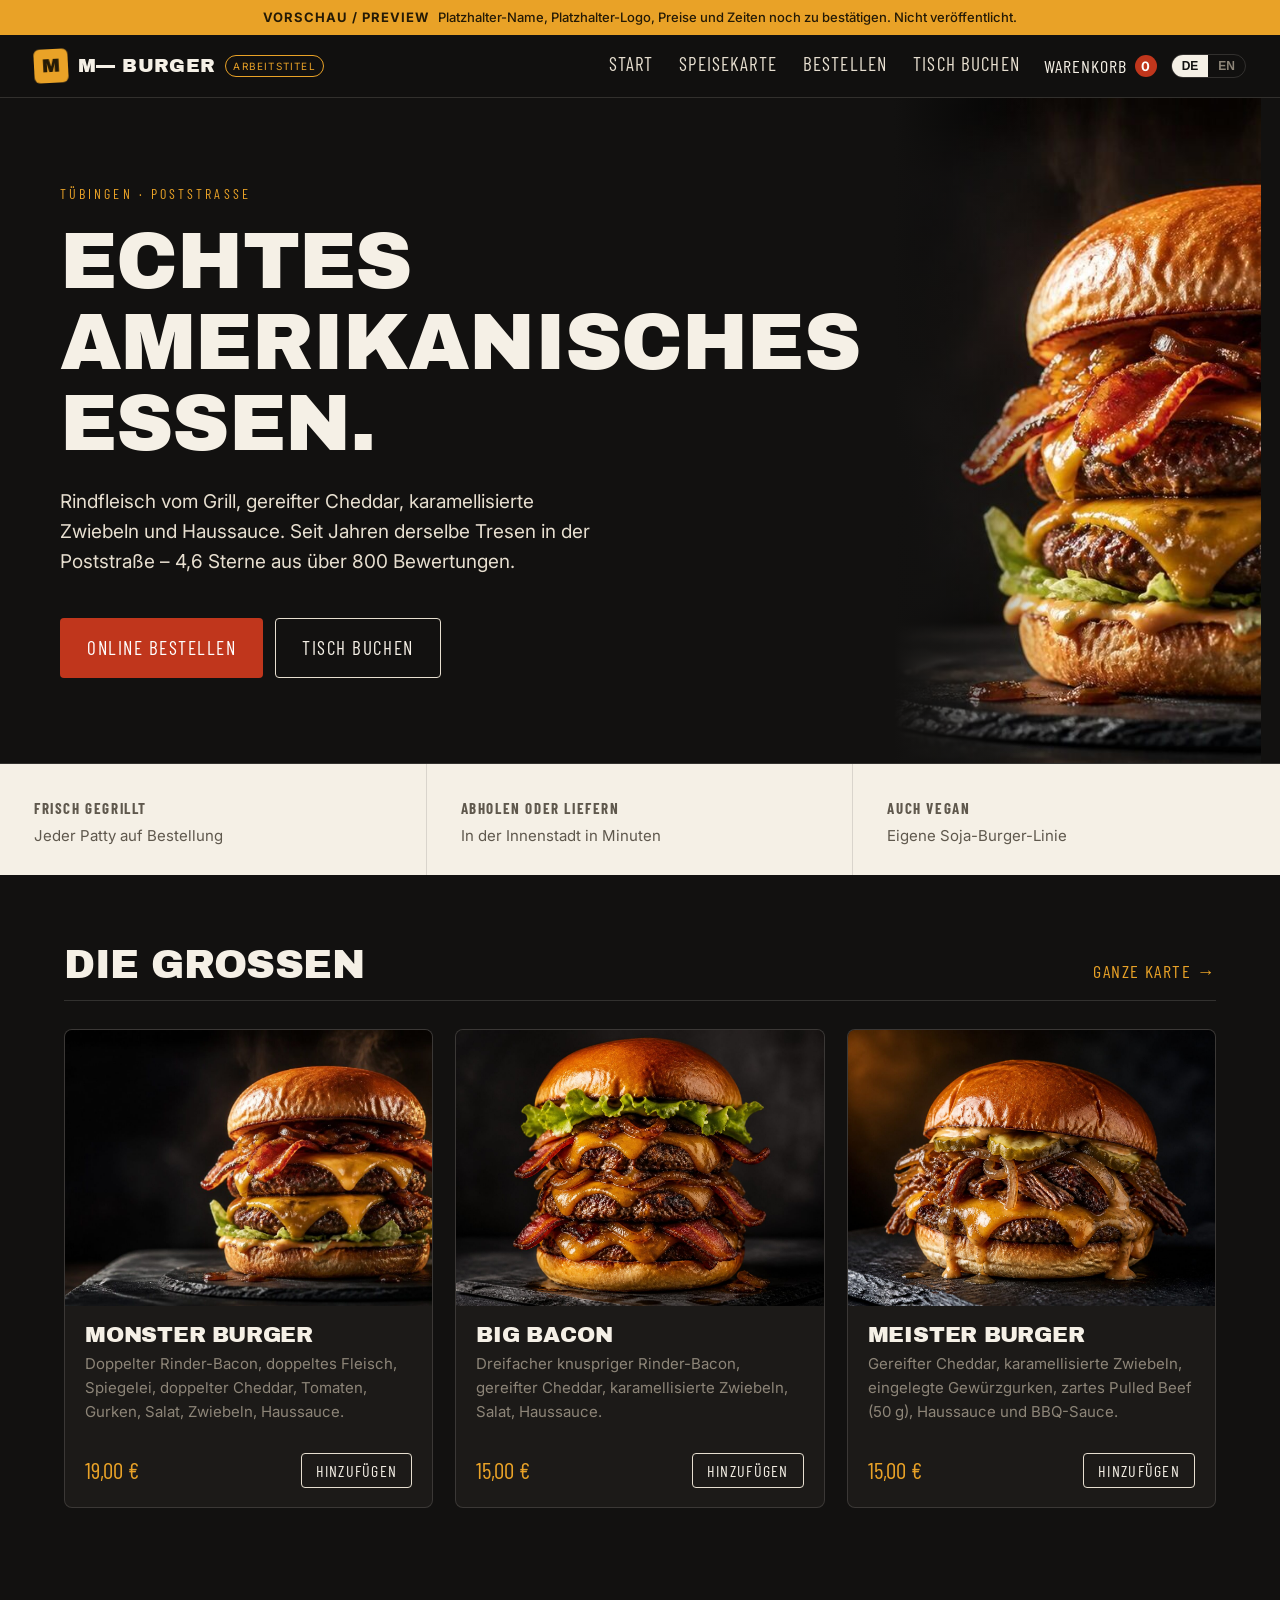
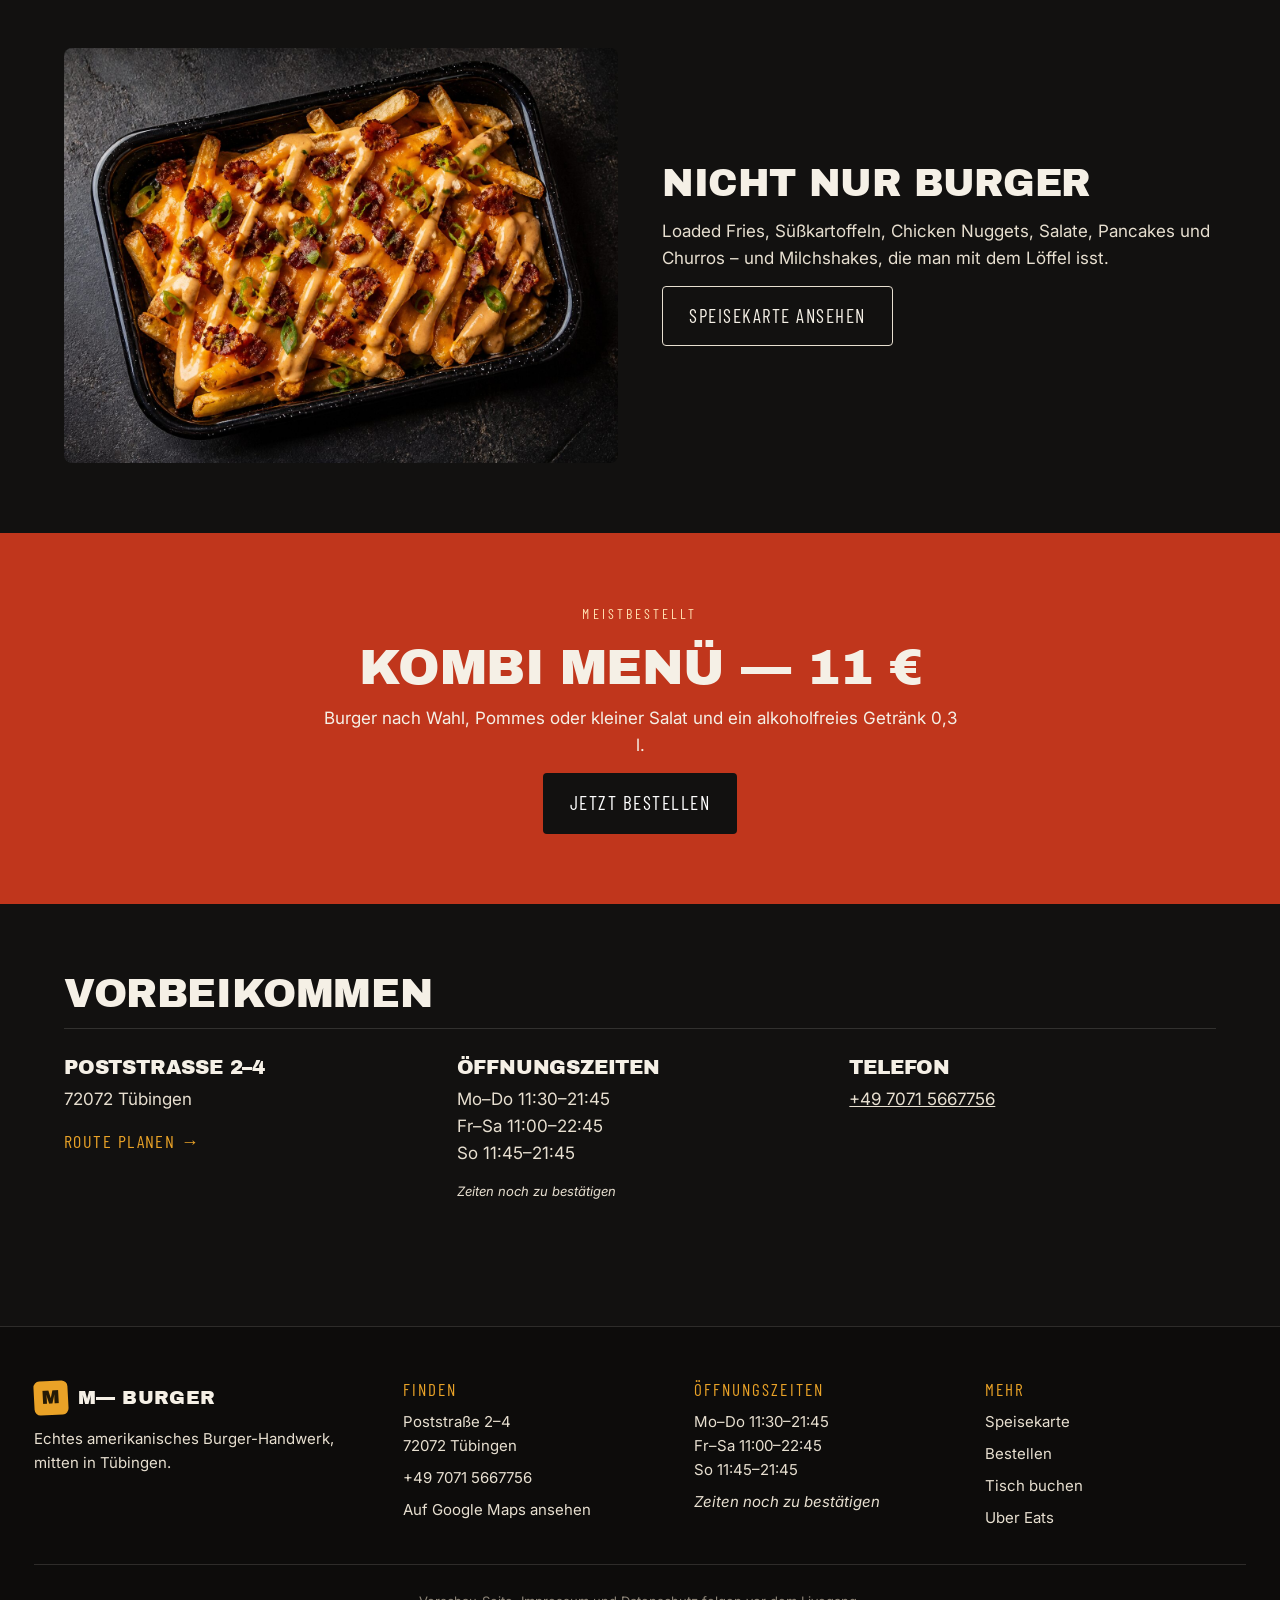
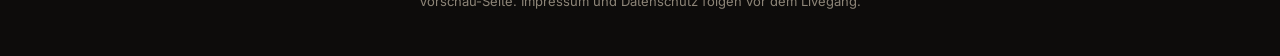
<file: index.html>
<!doctype html>
<html lang="de">
<head>
<meta charset="utf-8">
<meta name="viewport" content="width=device-width, initial-scale=1">
<title>M— Burger — Tübingen</title>
<meta name="description" content="Burger preview site">
<meta name="robots" content="noindex">
<link rel="preconnect" href="https://fonts.googleapis.com">
<link rel="preconnect" href="https://fonts.gstatic.com" crossorigin>
<link href="https://fonts.googleapis.com/css2?family=Archivo+Black&family=Barlow+Condensed:wght@600;700&family=Inter:wght@400;500;600&display=swap" rel="stylesheet">
<link rel="stylesheet" href="styles.css?v=3">
</head>
<body>
<div class="preview-ribbon">
  <strong>Vorschau / Preview</strong> <span class="i18n" data-de="Platzhalter-Name, Platzhalter-Logo, Preise und Zeiten noch zu best&auml;tigen. Nicht ver&ouml;ffentlicht." data-en="Placeholder name, placeholder logo, prices and hours still to confirm. Not published.">Platzhalter-Name, Platzhalter-Logo, Preise und Zeiten noch zu best&auml;tigen. Nicht ver&ouml;ffentlicht.</span>
</div>
<header class="site-header">
  <a class="brand" href="index.html">
    <span class="brand-mark">M</span>
    <span class="brand-word">M&mdash; BURGER</span>
    <span class="brand-flag"><span class="i18n" data-de="Arbeitstitel" data-en="working title">Arbeitstitel</span></span>
  </a>
  <nav class="nav">
    <a href="index.html"><span class="i18n" data-de="Start" data-en="Home">Start</span></a>
    <a href="speisekarte.html"><span class="i18n" data-de="Speisekarte" data-en="Menu">Speisekarte</span></a>
    <a href="bestellen.html"><span class="i18n" data-de="Bestellen" data-en="Order">Bestellen</span></a>
    <a href="reservieren.html"><span class="i18n" data-de="Tisch buchen" data-en="Book a table">Tisch buchen</span></a>
  </nav>
  <div class="header-right">
    <a class="cart-link" href="bestellen.html"><span><span class="i18n" data-de="Warenkorb" data-en="Cart">Warenkorb</span></span> <b id="cart-count">0</b></a>
    <button class="lang-toggle" id="lang-toggle" type="button"><span class="on">DE</span><span>EN</span></button>
  </div>
  <button class="burger-btn" id="burger-btn" aria-label="Menu"><span></span><span></span><span></span></button>
</header>

<section class="hero">
  <div class="hero-img"><img src="burger-hero.jpg" alt=""></div>
  <div class="hero-copy">
    <p class="eyebrow"><span class="i18n" data-de="T&uuml;bingen &middot; Poststra&szlig;e" data-en="T&uuml;bingen &middot; Poststra&szlig;e">T&uuml;bingen &middot; Poststra&szlig;e</span></p>
    <h1><span class="i18n" data-de="Echtes<br>amerikanisches<br>Essen." data-en="Real<br>American<br>food.">Echtes<br>amerikanisches<br>Essen.</span></h1>
    <p class="lede"><span class="i18n" data-de="Rindfleisch vom Grill, gereifter Cheddar, karamellisierte Zwiebeln und Haussauce. Seit Jahren derselbe Tresen in der Poststra&szlig;e &ndash; 4,6 Sterne aus &uuml;ber 800 Bewertungen." data-en="Grilled beef, aged cheddar, caramelised onions and house sauce. Same counter on Poststra&szlig;e for years &ndash; 4.6 stars from over 800 ratings.">Rindfleisch vom Grill, gereifter Cheddar, karamellisierte Zwiebeln und Haussauce. Seit Jahren derselbe Tresen in der Poststra&szlig;e &ndash; 4,6 Sterne aus &uuml;ber 800 Bewertungen.</span></p>
    <div class="cta-row">
      <a class="btn btn-primary" href="bestellen.html"><span class="i18n" data-de="Online bestellen" data-en="Order online">Online bestellen</span></a>
      <a class="btn btn-ghost" href="reservieren.html"><span class="i18n" data-de="Tisch buchen" data-en="Book a table">Tisch buchen</span></a>
    </div>
  </div>
</section>

<section class="strip">
  <div class="strip-item"><b><span class="i18n" data-de="Frisch gegrillt" data-en="Grilled to order">Frisch gegrillt</span></b><span><span class="i18n" data-de="Jeder Patty auf Bestellung" data-en="Every patty made when you order">Jeder Patty auf Bestellung</span></span></div>
  <div class="strip-item"><b><span class="i18n" data-de="Abholen oder liefern" data-en="Pick up or delivery">Abholen oder liefern</span></b><span><span class="i18n" data-de="In der Innenstadt in Minuten" data-en="Minutes across the Innenstadt">In der Innenstadt in Minuten</span></span></div>
  <div class="strip-item"><b><span class="i18n" data-de="Auch vegan" data-en="Vegan too">Auch vegan</span></b><span><span class="i18n" data-de="Eigene Soja-Burger-Linie" data-en="Our own soy patty line">Eigene Soja-Burger-Linie</span></span></div>
</section>

<section class="section">
  <div class="section-head">
    <h2><span class="i18n" data-de="Die Gro&szlig;en" data-en="The big ones">Die Gro&szlig;en</span></h2>
    <a class="link-more" href="speisekarte.html"><span class="i18n" data-de="Ganze Karte" data-en="Full menu">Ganze Karte</span> &rarr;</a>
  </div>
  <div class="cards" id="featured"></div>
</section>

<section class="section split">
  <div class="split-img"><img src="loaded-fries.jpg" alt=""></div>
  <div class="split-copy">
    <h2><span class="i18n" data-de="Nicht nur Burger" data-en="More than burgers">Nicht nur Burger</span></h2>
    <p><span class="i18n" data-de="Loaded Fries, S&uuml;&szlig;kartoffeln, Chicken Nuggets, Salate, Pancakes und Churros &ndash; und Milchshakes, die man mit dem L&ouml;ffel isst." data-en="Loaded fries, sweet potato fries, chicken nuggets, salads, pancakes and churros &ndash; plus milkshakes you eat with a spoon.">Loaded Fries, S&uuml;&szlig;kartoffeln, Chicken Nuggets, Salate, Pancakes und Churros &ndash; und Milchshakes, die man mit dem L&ouml;ffel isst.</span></p>
    <a class="btn btn-ghost" href="speisekarte.html"><span class="i18n" data-de="Speisekarte ansehen" data-en="See the menu">Speisekarte ansehen</span></a>
  </div>
</section>

<section class="section combo">
  <div class="combo-inner">
    <p class="eyebrow"><span class="i18n" data-de="Meistbestellt" data-en="Most ordered">Meistbestellt</span></p>
    <h2><span class="i18n" data-de="Kombi Men&uuml; &mdash; 11 &euro;" data-en="Combo menu &mdash; &euro;11">Kombi Men&uuml; &mdash; 11 &euro;</span></h2>
    <p><span class="i18n" data-de="Burger nach Wahl, Pommes oder kleiner Salat und ein alkoholfreies Getr&auml;nk 0,3 l." data-en="Burger of your choice, fries or a small salad, and a soft drink 0.3 l.">Burger nach Wahl, Pommes oder kleiner Salat und ein alkoholfreies Getr&auml;nk 0,3 l.</span></p>
    <a class="btn btn-primary" href="bestellen.html"><span class="i18n" data-de="Jetzt bestellen" data-en="Order now">Jetzt bestellen</span></a>
  </div>
</section>

<section class="section">
  <div class="section-head"><h2><span class="i18n" data-de="Vorbeikommen" data-en="Come by">Vorbeikommen</span></h2></div>
  <div class="visit">
    <div>
      <h3>Poststra&szlig;e 2&ndash;4</h3>
      <p>72072 T&uuml;bingen</p>
      <p><a class="link-more" href="https://maps.app.goo.gl/429EHbxmLvwS3gST7" target="_blank" rel="noopener"><span class="i18n" data-de="Route planen" data-en="Get directions">Route planen</span> &rarr;</a></p>
    </div>
    <div>
      <h3><span class="i18n" data-de="&Ouml;ffnungszeiten" data-en="Opening hours">&Ouml;ffnungszeiten</span></h3>
      <p><span class="i18n" data-de="Mo&ndash;Do 11:30&ndash;21:45" data-en="Mon&ndash;Thu 11:30&ndash;21:45">Mo&ndash;Do 11:30&ndash;21:45</span><br><span class="i18n" data-de="Fr&ndash;Sa 11:00&ndash;22:45" data-en="Fri&ndash;Sat 11:00&ndash;22:45">Fr&ndash;Sa 11:00&ndash;22:45</span><br><span class="i18n" data-de="So 11:45&ndash;21:45" data-en="Sun 11:45&ndash;21:45">So 11:45&ndash;21:45</span></p>
      <p class="tbc"><span class="i18n" data-de="Zeiten noch zu best&auml;tigen" data-en="hours to be confirmed">Zeiten noch zu best&auml;tigen</span></p>
    </div>
    <div>
      <h3><span class="i18n" data-de="Telefon" data-en="Phone">Telefon</span></h3>
      <p><a href="tel:+4970715667756">+49 7071 5667756</a></p>
    </div>
  </div>
</section>

<footer class="site-footer">
  <div class="foot-grid">
    <div>
      <div class="brand foot-brand"><span class="brand-mark">M</span><span class="brand-word">M&mdash; BURGER</span></div>
      <p class="muted"><span class="i18n" data-de="Echtes amerikanisches Burger-Handwerk, mitten in T&uuml;bingen." data-en="Real American burgers, in the middle of T&uuml;bingen.">Echtes amerikanisches Burger-Handwerk, mitten in T&uuml;bingen.</span></p>
    </div>
    <div>
      <h4><span class="i18n" data-de="Finden" data-en="Find us">Finden</span></h4>
      <p>Poststra&szlig;e 2&ndash;4<br>72072 T&uuml;bingen</p>
      <p><a href="tel:+4970715667756">+49 7071 5667756</a></p>
      <p><a href="https://maps.app.goo.gl/429EHbxmLvwS3gST7" target="_blank" rel="noopener"><span class="i18n" data-de="Auf Google Maps ansehen" data-en="View on Google Maps">Auf Google Maps ansehen</span></a></p>
    </div>
    <div>
      <h4><span class="i18n" data-de="&Ouml;ffnungszeiten" data-en="Opening hours">&Ouml;ffnungszeiten</span></h4>
      <p class="hours-list">
        <span class="i18n" data-de="Mo&ndash;Do 11:30&ndash;21:45" data-en="Mon&ndash;Thu 11:30&ndash;21:45">Mo&ndash;Do 11:30&ndash;21:45</span><br><span class="i18n" data-de="Fr&ndash;Sa 11:00&ndash;22:45" data-en="Fri&ndash;Sat 11:00&ndash;22:45">Fr&ndash;Sa 11:00&ndash;22:45</span><br><span class="i18n" data-de="So 11:45&ndash;21:45" data-en="Sun 11:45&ndash;21:45">So 11:45&ndash;21:45</span>
      </p>
      <p class="tbc"><span class="i18n" data-de="Zeiten noch zu best&auml;tigen" data-en="hours to be confirmed">Zeiten noch zu best&auml;tigen</span></p>
    </div>
    <div>
      <h4><span class="i18n" data-de="Mehr" data-en="More">Mehr</span></h4>
      <p><a href="speisekarte.html"><span class="i18n" data-de="Speisekarte" data-en="Menu">Speisekarte</span></a></p>
      <p><a href="bestellen.html"><span class="i18n" data-de="Bestellen" data-en="Order">Bestellen</span></a></p>
      <p><a href="reservieren.html"><span class="i18n" data-de="Tisch buchen" data-en="Book a table">Tisch buchen</span></a></p>
      <p><a href="https://www.ubereats.com/de-en/store/m%26b-burger/qNDt5AvSWz-Jo8SoWG2_nw" target="_blank" rel="noopener">Uber Eats</a></p>
    </div>
  </div>
  <div class="foot-rule"></div>
  <p class="foot-legal"><span class="i18n" data-de="Vorschau-Seite. Impressum und Datenschutz folgen vor dem Livegang." data-en="Preview site. Imprint and privacy policy to follow before go-live.">Vorschau-Seite. Impressum und Datenschutz folgen vor dem Livegang.</span></p>
</footer>
<script src="menu.js?v=3"></script>
<script src="app.js?v=3"></script>
</body>
</html>
</file>
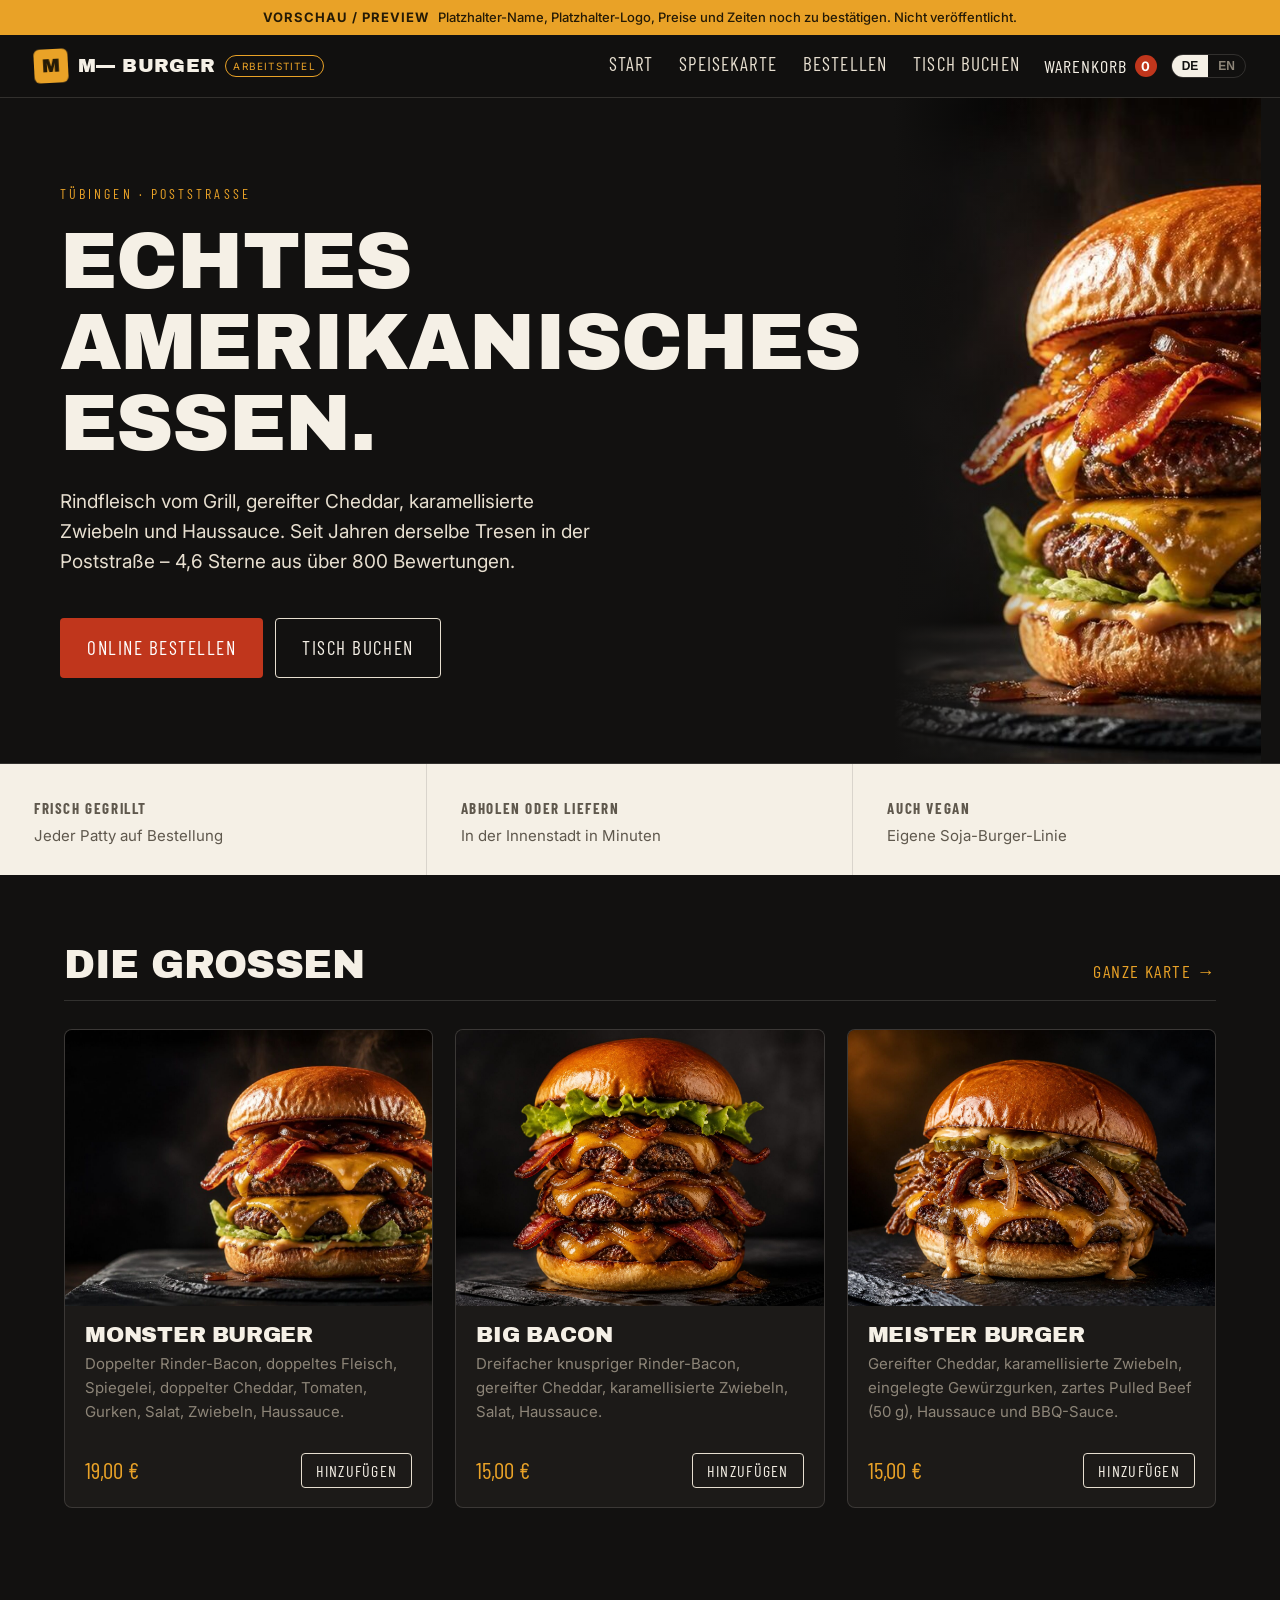
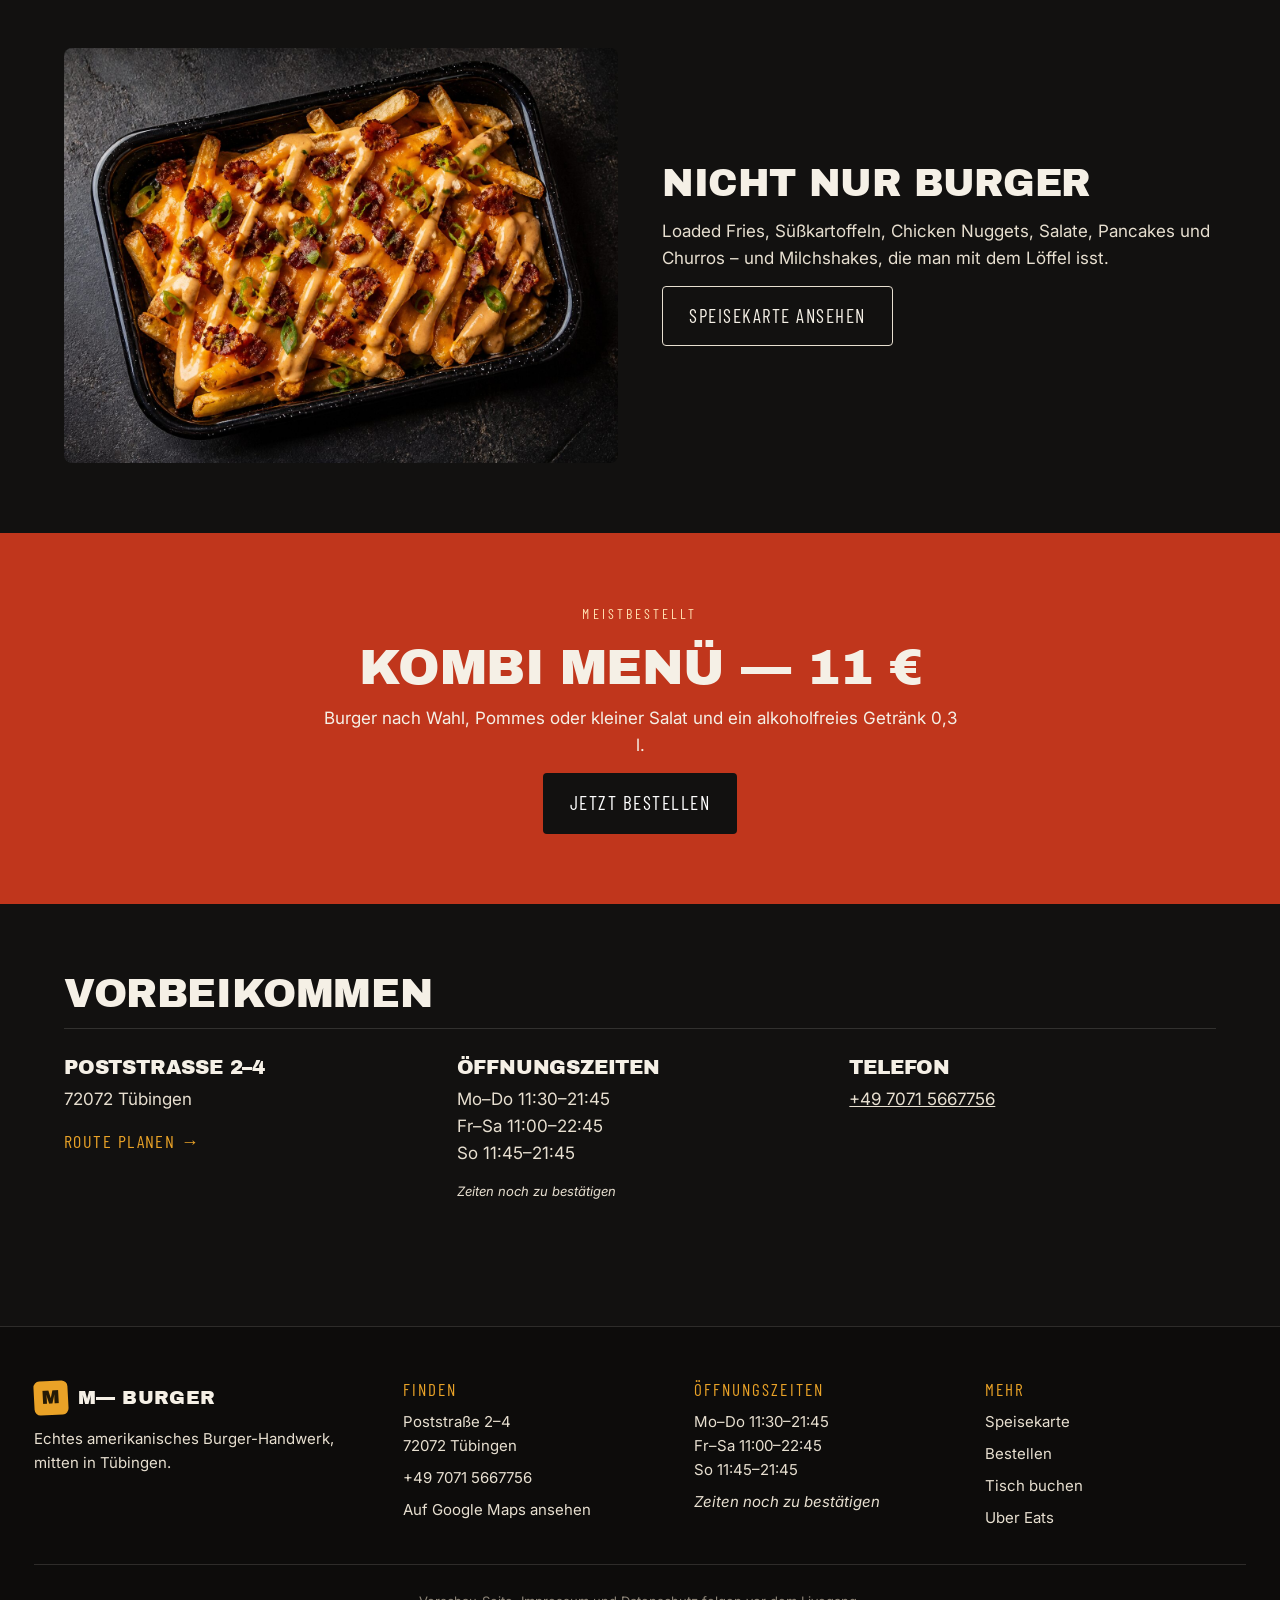
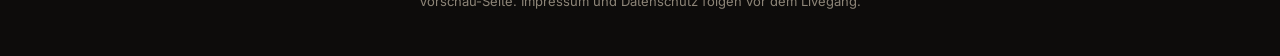
<file: 1-index.html>
<!doctype html>
<html lang="de">
<head>
<meta charset="utf-8">
<meta name="viewport" content="width=device-width, initial-scale=1">
<title>M— Burger — Tübingen</title>
<meta name="description" content="Burger preview site">
<meta name="robots" content="noindex">
<link rel="preconnect" href="https://fonts.googleapis.com">
<link rel="preconnect" href="https://fonts.gstatic.com" crossorigin>
<link href="https://fonts.googleapis.com/css2?family=Archivo+Black&family=Barlow+Condensed:wght@600;700&family=Inter:wght@400;500;600&display=swap" rel="stylesheet">
<link rel="stylesheet" href="styles.css">
</head>
<body>
<div class="preview-ribbon">
  <strong>Vorschau / Preview</strong> <span class="i18n" data-de="Platzhalter-Name, Platzhalter-Logo, Preise und Zeiten noch zu best&auml;tigen. Nicht ver&ouml;ffentlicht." data-en="Placeholder name, placeholder logo, prices and hours still to confirm. Not published.">Platzhalter-Name, Platzhalter-Logo, Preise und Zeiten noch zu best&auml;tigen. Nicht ver&ouml;ffentlicht.</span>
</div>
<header class="site-header">
  <a class="brand" href="index.html">
    <span class="brand-mark">M</span>
    <span class="brand-word">M&mdash; BURGER</span>
    <span class="brand-flag"><span class="i18n" data-de="Arbeitstitel" data-en="working title">Arbeitstitel</span></span>
  </a>
  <nav class="nav">
    <a href="index.html"><span class="i18n" data-de="Start" data-en="Home">Start</span></a>
    <a href="speisekarte.html"><span class="i18n" data-de="Speisekarte" data-en="Menu">Speisekarte</span></a>
    <a href="bestellen.html"><span class="i18n" data-de="Bestellen" data-en="Order">Bestellen</span></a>
    <a href="reservieren.html"><span class="i18n" data-de="Tisch buchen" data-en="Book a table">Tisch buchen</span></a>
  </nav>
  <div class="header-right">
    <a class="cart-link" href="bestellen.html"><span><span class="i18n" data-de="Warenkorb" data-en="Cart">Warenkorb</span></span> <b id="cart-count">0</b></a>
    <button class="lang-toggle" id="lang-toggle" type="button"><span class="on">DE</span><span>EN</span></button>
  </div>
  <button class="burger-btn" id="burger-btn" aria-label="Menu"><span></span><span></span><span></span></button>
</header>

<section class="hero">
  <div class="hero-img"><img src="burger-hero.jpg" alt=""></div>
  <div class="hero-copy">
    <p class="eyebrow"><span class="i18n" data-de="T&uuml;bingen &middot; Poststra&szlig;e" data-en="T&uuml;bingen &middot; Poststra&szlig;e">T&uuml;bingen &middot; Poststra&szlig;e</span></p>
    <h1><span class="i18n" data-de="Echtes<br>amerikanisches<br>Essen." data-en="Real<br>American<br>food.">Echtes<br>amerikanisches<br>Essen.</span></h1>
    <p class="lede"><span class="i18n" data-de="Rindfleisch vom Grill, gereifter Cheddar, karamellisierte Zwiebeln und Haussauce. Seit Jahren derselbe Tresen in der Poststra&szlig;e &ndash; 4,6 Sterne aus &uuml;ber 800 Bewertungen." data-en="Grilled beef, aged cheddar, caramelised onions and house sauce. Same counter on Poststra&szlig;e for years &ndash; 4.6 stars from over 800 ratings.">Rindfleisch vom Grill, gereifter Cheddar, karamellisierte Zwiebeln und Haussauce. Seit Jahren derselbe Tresen in der Poststra&szlig;e &ndash; 4,6 Sterne aus &uuml;ber 800 Bewertungen.</span></p>
    <div class="cta-row">
      <a class="btn btn-primary" href="bestellen.html"><span class="i18n" data-de="Online bestellen" data-en="Order online">Online bestellen</span></a>
      <a class="btn btn-ghost" href="reservieren.html"><span class="i18n" data-de="Tisch buchen" data-en="Book a table">Tisch buchen</span></a>
    </div>
  </div>
</section>

<section class="strip">
  <div class="strip-item"><b><span class="i18n" data-de="Frisch gegrillt" data-en="Grilled to order">Frisch gegrillt</span></b><span><span class="i18n" data-de="Jeder Patty auf Bestellung" data-en="Every patty made when you order">Jeder Patty auf Bestellung</span></span></div>
  <div class="strip-item"><b><span class="i18n" data-de="Abholen oder liefern" data-en="Pick up or delivery">Abholen oder liefern</span></b><span><span class="i18n" data-de="In der Innenstadt in Minuten" data-en="Minutes across the Innenstadt">In der Innenstadt in Minuten</span></span></div>
  <div class="strip-item"><b><span class="i18n" data-de="Auch vegan" data-en="Vegan too">Auch vegan</span></b><span><span class="i18n" data-de="Eigene Soja-Burger-Linie" data-en="Our own soy patty line">Eigene Soja-Burger-Linie</span></span></div>
</section>

<section class="section">
  <div class="section-head">
    <h2><span class="i18n" data-de="Die Gro&szlig;en" data-en="The big ones">Die Gro&szlig;en</span></h2>
    <a class="link-more" href="speisekarte.html"><span class="i18n" data-de="Ganze Karte" data-en="Full menu">Ganze Karte</span> &rarr;</a>
  </div>
  <div class="cards" id="featured"></div>
</section>

<section class="section split">
  <div class="split-img"><img src="loaded-fries.jpg" alt=""></div>
  <div class="split-copy">
    <h2><span class="i18n" data-de="Nicht nur Burger" data-en="More than burgers">Nicht nur Burger</span></h2>
    <p><span class="i18n" data-de="Loaded Fries, S&uuml;&szlig;kartoffeln, Chicken Nuggets, Salate, Pancakes und Churros &ndash; und Milchshakes, die man mit dem L&ouml;ffel isst." data-en="Loaded fries, sweet potato fries, chicken nuggets, salads, pancakes and churros &ndash; plus milkshakes you eat with a spoon.">Loaded Fries, S&uuml;&szlig;kartoffeln, Chicken Nuggets, Salate, Pancakes und Churros &ndash; und Milchshakes, die man mit dem L&ouml;ffel isst.</span></p>
    <a class="btn btn-ghost" href="speisekarte.html"><span class="i18n" data-de="Speisekarte ansehen" data-en="See the menu">Speisekarte ansehen</span></a>
  </div>
</section>

<section class="section combo">
  <div class="combo-inner">
    <p class="eyebrow"><span class="i18n" data-de="Meistbestellt" data-en="Most ordered">Meistbestellt</span></p>
    <h2><span class="i18n" data-de="Kombi Men&uuml; &mdash; 11 &euro;" data-en="Combo menu &mdash; &euro;11">Kombi Men&uuml; &mdash; 11 &euro;</span></h2>
    <p><span class="i18n" data-de="Burger nach Wahl, Pommes oder kleiner Salat und ein alkoholfreies Getr&auml;nk 0,3 l." data-en="Burger of your choice, fries or a small salad, and a soft drink 0.3 l.">Burger nach Wahl, Pommes oder kleiner Salat und ein alkoholfreies Getr&auml;nk 0,3 l.</span></p>
    <a class="btn btn-primary" href="bestellen.html"><span class="i18n" data-de="Jetzt bestellen" data-en="Order now">Jetzt bestellen</span></a>
  </div>
</section>

<section class="section">
  <div class="section-head"><h2><span class="i18n" data-de="Vorbeikommen" data-en="Come by">Vorbeikommen</span></h2></div>
  <div class="visit">
    <div>
      <h3>Poststra&szlig;e 2&ndash;4</h3>
      <p>72072 T&uuml;bingen</p>
      <p><a class="link-more" href="https://maps.app.goo.gl/429EHbxmLvwS3gST7" target="_blank" rel="noopener"><span class="i18n" data-de="Route planen" data-en="Get directions">Route planen</span> &rarr;</a></p>
    </div>
    <div>
      <h3><span class="i18n" data-de="&Ouml;ffnungszeiten" data-en="Opening hours">&Ouml;ffnungszeiten</span></h3>
      <p><span class="i18n" data-de="Mo&ndash;Do 11:30&ndash;21:45" data-en="Mon&ndash;Thu 11:30&ndash;21:45">Mo&ndash;Do 11:30&ndash;21:45</span><br><span class="i18n" data-de="Fr&ndash;Sa 11:00&ndash;22:45" data-en="Fri&ndash;Sat 11:00&ndash;22:45">Fr&ndash;Sa 11:00&ndash;22:45</span><br><span class="i18n" data-de="So 11:45&ndash;21:45" data-en="Sun 11:45&ndash;21:45">So 11:45&ndash;21:45</span></p>
      <p class="tbc"><span class="i18n" data-de="Zeiten noch zu best&auml;tigen" data-en="hours to be confirmed">Zeiten noch zu best&auml;tigen</span></p>
    </div>
    <div>
      <h3><span class="i18n" data-de="Telefon" data-en="Phone">Telefon</span></h3>
      <p><a href="tel:+4970715667756">+49 7071 5667756</a></p>
    </div>
  </div>
</section>

<footer class="site-footer">
  <div class="foot-grid">
    <div>
      <div class="brand foot-brand"><span class="brand-mark">M</span><span class="brand-word">M&mdash; BURGER</span></div>
      <p class="muted"><span class="i18n" data-de="Echtes amerikanisches Burger-Handwerk, mitten in T&uuml;bingen." data-en="Real American burgers, in the middle of T&uuml;bingen.">Echtes amerikanisches Burger-Handwerk, mitten in T&uuml;bingen.</span></p>
    </div>
    <div>
      <h4><span class="i18n" data-de="Finden" data-en="Find us">Finden</span></h4>
      <p>Poststra&szlig;e 2&ndash;4<br>72072 T&uuml;bingen</p>
      <p><a href="tel:+4970715667756">+49 7071 5667756</a></p>
      <p><a href="https://maps.app.goo.gl/429EHbxmLvwS3gST7" target="_blank" rel="noopener"><span class="i18n" data-de="Auf Google Maps ansehen" data-en="View on Google Maps">Auf Google Maps ansehen</span></a></p>
    </div>
    <div>
      <h4><span class="i18n" data-de="&Ouml;ffnungszeiten" data-en="Opening hours">&Ouml;ffnungszeiten</span></h4>
      <p class="hours-list">
        <span class="i18n" data-de="Mo&ndash;Do 11:30&ndash;21:45" data-en="Mon&ndash;Thu 11:30&ndash;21:45">Mo&ndash;Do 11:30&ndash;21:45</span><br><span class="i18n" data-de="Fr&ndash;Sa 11:00&ndash;22:45" data-en="Fri&ndash;Sat 11:00&ndash;22:45">Fr&ndash;Sa 11:00&ndash;22:45</span><br><span class="i18n" data-de="So 11:45&ndash;21:45" data-en="Sun 11:45&ndash;21:45">So 11:45&ndash;21:45</span>
      </p>
      <p class="tbc"><span class="i18n" data-de="Zeiten noch zu best&auml;tigen" data-en="hours to be confirmed">Zeiten noch zu best&auml;tigen</span></p>
    </div>
    <div>
      <h4><span class="i18n" data-de="Mehr" data-en="More">Mehr</span></h4>
      <p><a href="speisekarte.html"><span class="i18n" data-de="Speisekarte" data-en="Menu">Speisekarte</span></a></p>
      <p><a href="bestellen.html"><span class="i18n" data-de="Bestellen" data-en="Order">Bestellen</span></a></p>
      <p><a href="reservieren.html"><span class="i18n" data-de="Tisch buchen" data-en="Book a table">Tisch buchen</span></a></p>
      <p><a href="https://www.ubereats.com/de-en/store/m%26b-burger/qNDt5AvSWz-Jo8SoWG2_nw" target="_blank" rel="noopener">Uber Eats</a></p>
    </div>
  </div>
  <div class="foot-rule"></div>
  <p class="foot-legal"><span class="i18n" data-de="Vorschau-Seite. Impressum und Datenschutz folgen vor dem Livegang." data-en="Preview site. Imprint and privacy policy to follow before go-live.">Vorschau-Seite. Impressum und Datenschutz folgen vor dem Livegang.</span></p>
</footer>
<script src="menu.js"></script>
<script src="app.js"></script>
</body>
</html>
</file>
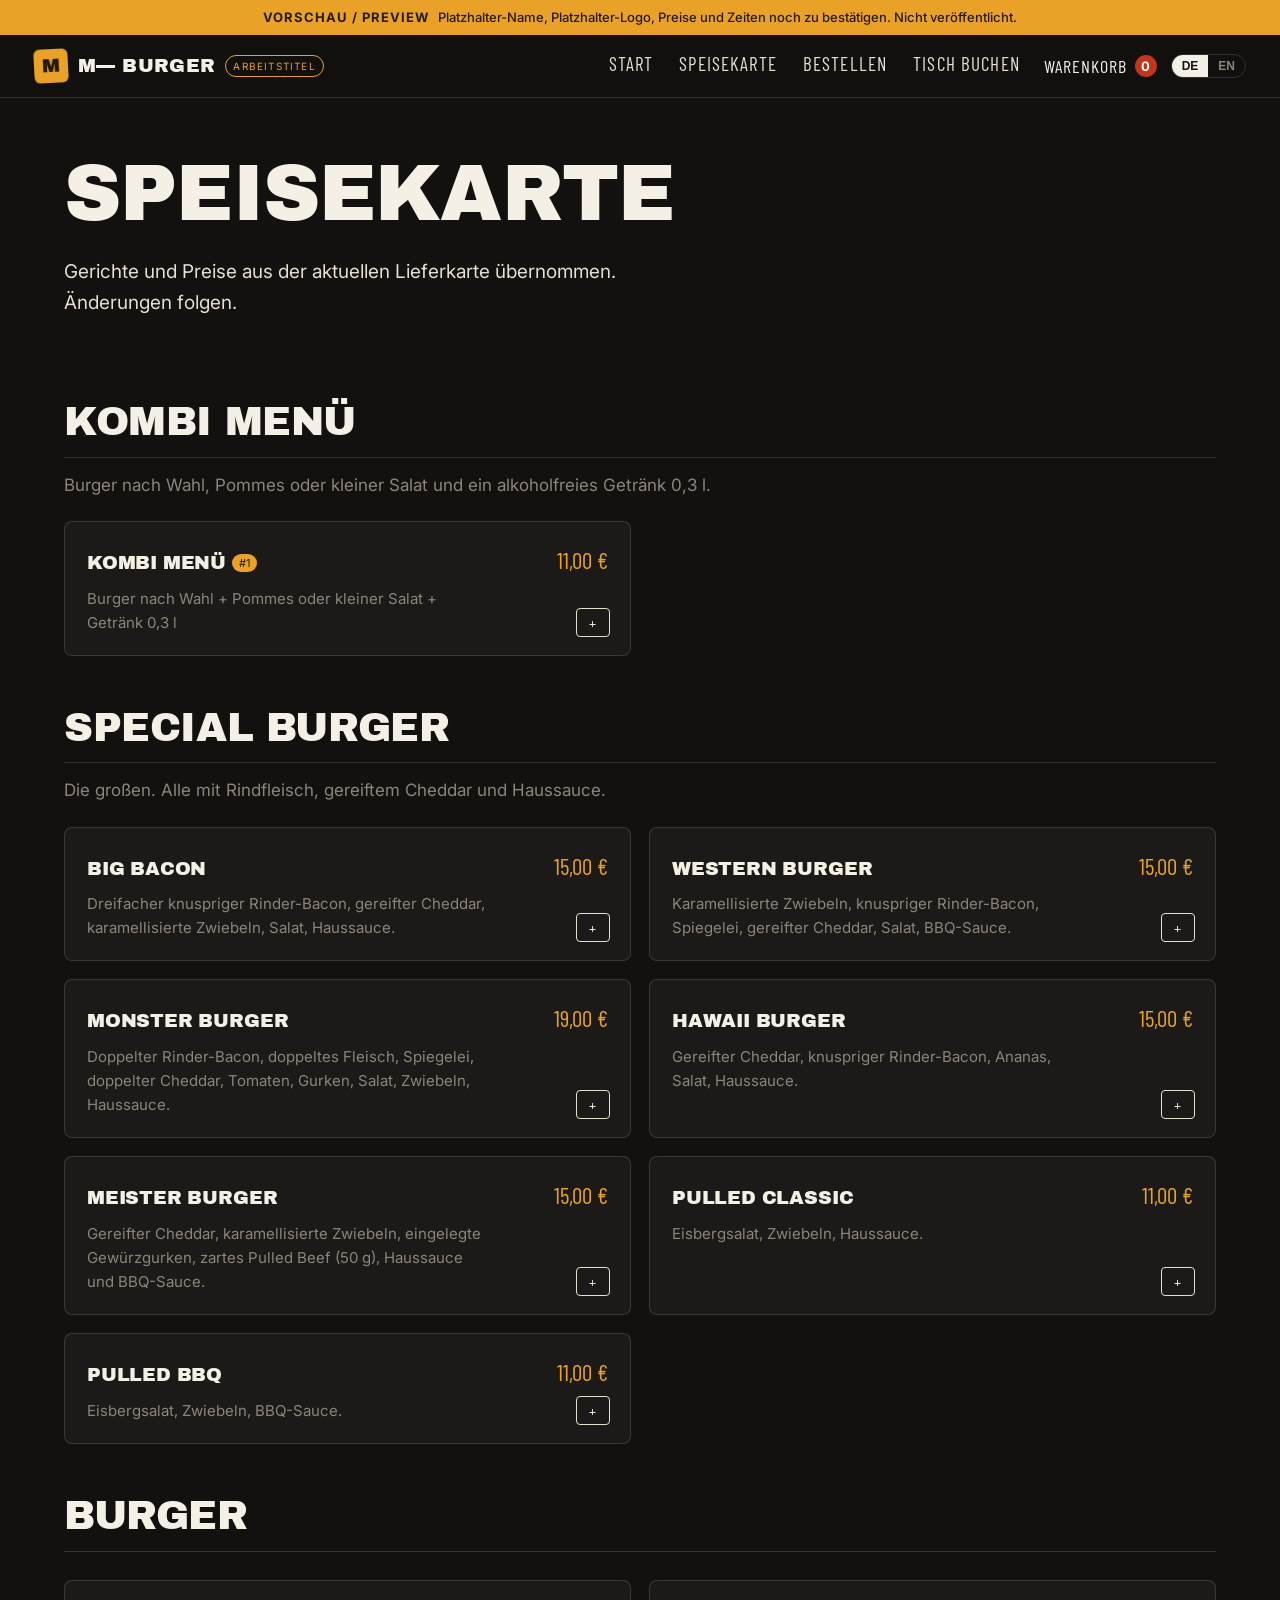
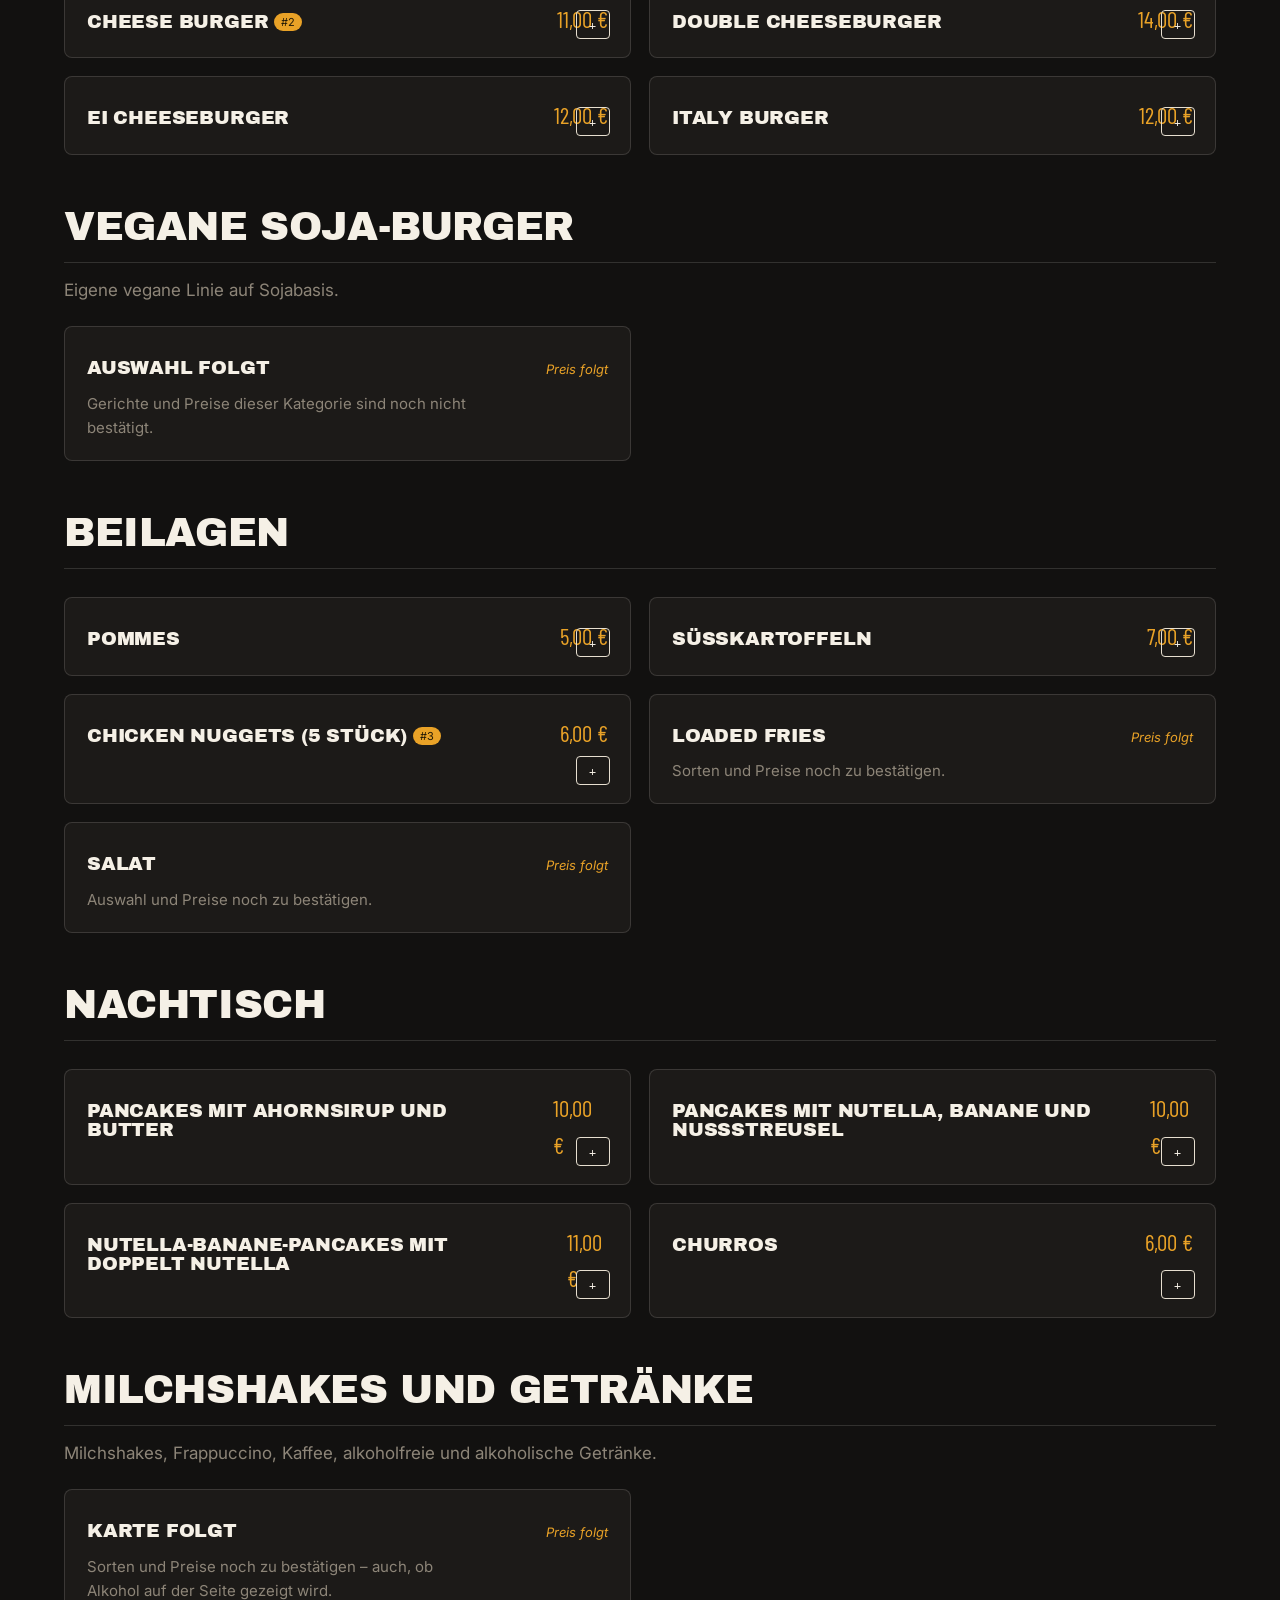
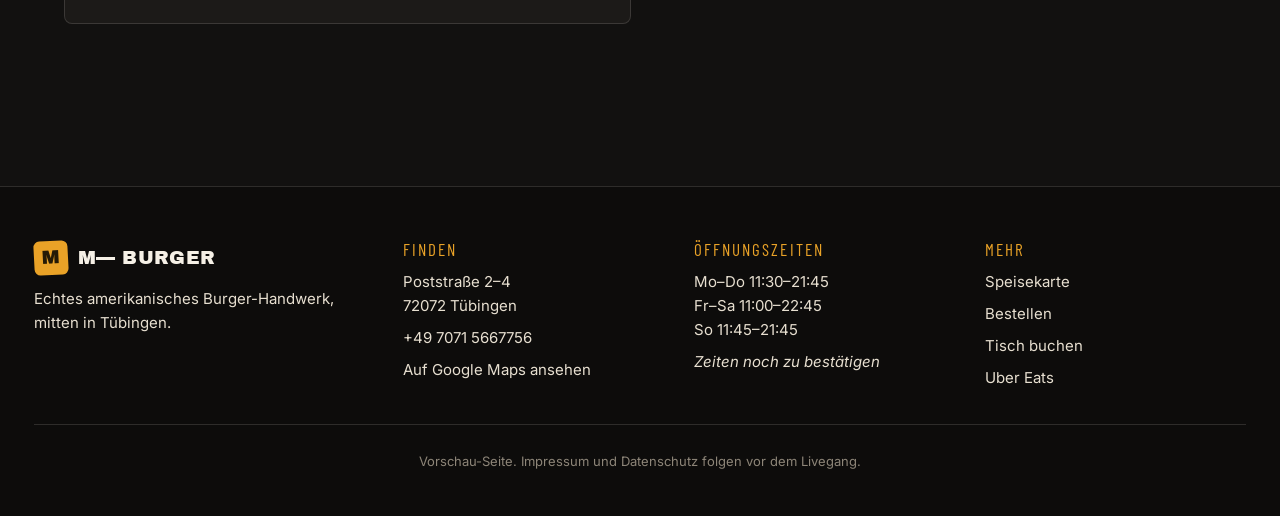
<file: 2-speisekarte.html>
<!doctype html>
<html lang="de">
<head>
<meta charset="utf-8">
<meta name="viewport" content="width=device-width, initial-scale=1">
<title>Speisekarte — M— Burger</title>
<meta name="description" content="Menu">
<meta name="robots" content="noindex">
<link rel="preconnect" href="https://fonts.googleapis.com">
<link rel="preconnect" href="https://fonts.gstatic.com" crossorigin>
<link href="https://fonts.googleapis.com/css2?family=Archivo+Black&family=Barlow+Condensed:wght@600;700&family=Inter:wght@400;500;600&display=swap" rel="stylesheet">
<link rel="stylesheet" href="styles.css">
</head>
<body>
<div class="preview-ribbon">
  <strong>Vorschau / Preview</strong> <span class="i18n" data-de="Platzhalter-Name, Platzhalter-Logo, Preise und Zeiten noch zu best&auml;tigen. Nicht ver&ouml;ffentlicht." data-en="Placeholder name, placeholder logo, prices and hours still to confirm. Not published.">Platzhalter-Name, Platzhalter-Logo, Preise und Zeiten noch zu best&auml;tigen. Nicht ver&ouml;ffentlicht.</span>
</div>
<header class="site-header">
  <a class="brand" href="index.html">
    <span class="brand-mark">M</span>
    <span class="brand-word">M&mdash; BURGER</span>
    <span class="brand-flag"><span class="i18n" data-de="Arbeitstitel" data-en="working title">Arbeitstitel</span></span>
  </a>
  <nav class="nav">
    <a href="index.html"><span class="i18n" data-de="Start" data-en="Home">Start</span></a>
    <a href="speisekarte.html"><span class="i18n" data-de="Speisekarte" data-en="Menu">Speisekarte</span></a>
    <a href="bestellen.html"><span class="i18n" data-de="Bestellen" data-en="Order">Bestellen</span></a>
    <a href="reservieren.html"><span class="i18n" data-de="Tisch buchen" data-en="Book a table">Tisch buchen</span></a>
  </nav>
  <div class="header-right">
    <a class="cart-link" href="bestellen.html"><span><span class="i18n" data-de="Warenkorb" data-en="Cart">Warenkorb</span></span> <b id="cart-count">0</b></a>
    <button class="lang-toggle" id="lang-toggle" type="button"><span class="on">DE</span><span>EN</span></button>
  </div>
  <button class="burger-btn" id="burger-btn" aria-label="Menu"><span></span><span></span><span></span></button>
</header>

<section class="page-head">
  <h1><span class="i18n" data-de="Speisekarte" data-en="Menu">Speisekarte</span></h1>
  <p class="lede"><span class="i18n" data-de="Gerichte und Preise aus der aktuellen Lieferkarte &uuml;bernommen. &Auml;nderungen folgen." data-en="Dishes and prices taken from the current delivery menu. Changes to follow.">Gerichte und Preise aus der aktuellen Lieferkarte &uuml;bernommen. &Auml;nderungen folgen.</span></p>
</section>
<section class="section" id="menu-root"></section>

<footer class="site-footer">
  <div class="foot-grid">
    <div>
      <div class="brand foot-brand"><span class="brand-mark">M</span><span class="brand-word">M&mdash; BURGER</span></div>
      <p class="muted"><span class="i18n" data-de="Echtes amerikanisches Burger-Handwerk, mitten in T&uuml;bingen." data-en="Real American burgers, in the middle of T&uuml;bingen.">Echtes amerikanisches Burger-Handwerk, mitten in T&uuml;bingen.</span></p>
    </div>
    <div>
      <h4><span class="i18n" data-de="Finden" data-en="Find us">Finden</span></h4>
      <p>Poststra&szlig;e 2&ndash;4<br>72072 T&uuml;bingen</p>
      <p><a href="tel:+4970715667756">+49 7071 5667756</a></p>
      <p><a href="https://maps.app.goo.gl/429EHbxmLvwS3gST7" target="_blank" rel="noopener"><span class="i18n" data-de="Auf Google Maps ansehen" data-en="View on Google Maps">Auf Google Maps ansehen</span></a></p>
    </div>
    <div>
      <h4><span class="i18n" data-de="&Ouml;ffnungszeiten" data-en="Opening hours">&Ouml;ffnungszeiten</span></h4>
      <p class="hours-list">
        <span class="i18n" data-de="Mo&ndash;Do 11:30&ndash;21:45" data-en="Mon&ndash;Thu 11:30&ndash;21:45">Mo&ndash;Do 11:30&ndash;21:45</span><br><span class="i18n" data-de="Fr&ndash;Sa 11:00&ndash;22:45" data-en="Fri&ndash;Sat 11:00&ndash;22:45">Fr&ndash;Sa 11:00&ndash;22:45</span><br><span class="i18n" data-de="So 11:45&ndash;21:45" data-en="Sun 11:45&ndash;21:45">So 11:45&ndash;21:45</span>
      </p>
      <p class="tbc"><span class="i18n" data-de="Zeiten noch zu best&auml;tigen" data-en="hours to be confirmed">Zeiten noch zu best&auml;tigen</span></p>
    </div>
    <div>
      <h4><span class="i18n" data-de="Mehr" data-en="More">Mehr</span></h4>
      <p><a href="speisekarte.html"><span class="i18n" data-de="Speisekarte" data-en="Menu">Speisekarte</span></a></p>
      <p><a href="bestellen.html"><span class="i18n" data-de="Bestellen" data-en="Order">Bestellen</span></a></p>
      <p><a href="reservieren.html"><span class="i18n" data-de="Tisch buchen" data-en="Book a table">Tisch buchen</span></a></p>
      <p><a href="https://www.ubereats.com/de-en/store/m%26b-burger/qNDt5AvSWz-Jo8SoWG2_nw" target="_blank" rel="noopener">Uber Eats</a></p>
    </div>
  </div>
  <div class="foot-rule"></div>
  <p class="foot-legal"><span class="i18n" data-de="Vorschau-Seite. Impressum und Datenschutz folgen vor dem Livegang." data-en="Preview site. Imprint and privacy policy to follow before go-live.">Vorschau-Seite. Impressum und Datenschutz folgen vor dem Livegang.</span></p>
</footer>
<script src="menu.js"></script>
<script src="app.js"></script>
</body>
</html>
</file>
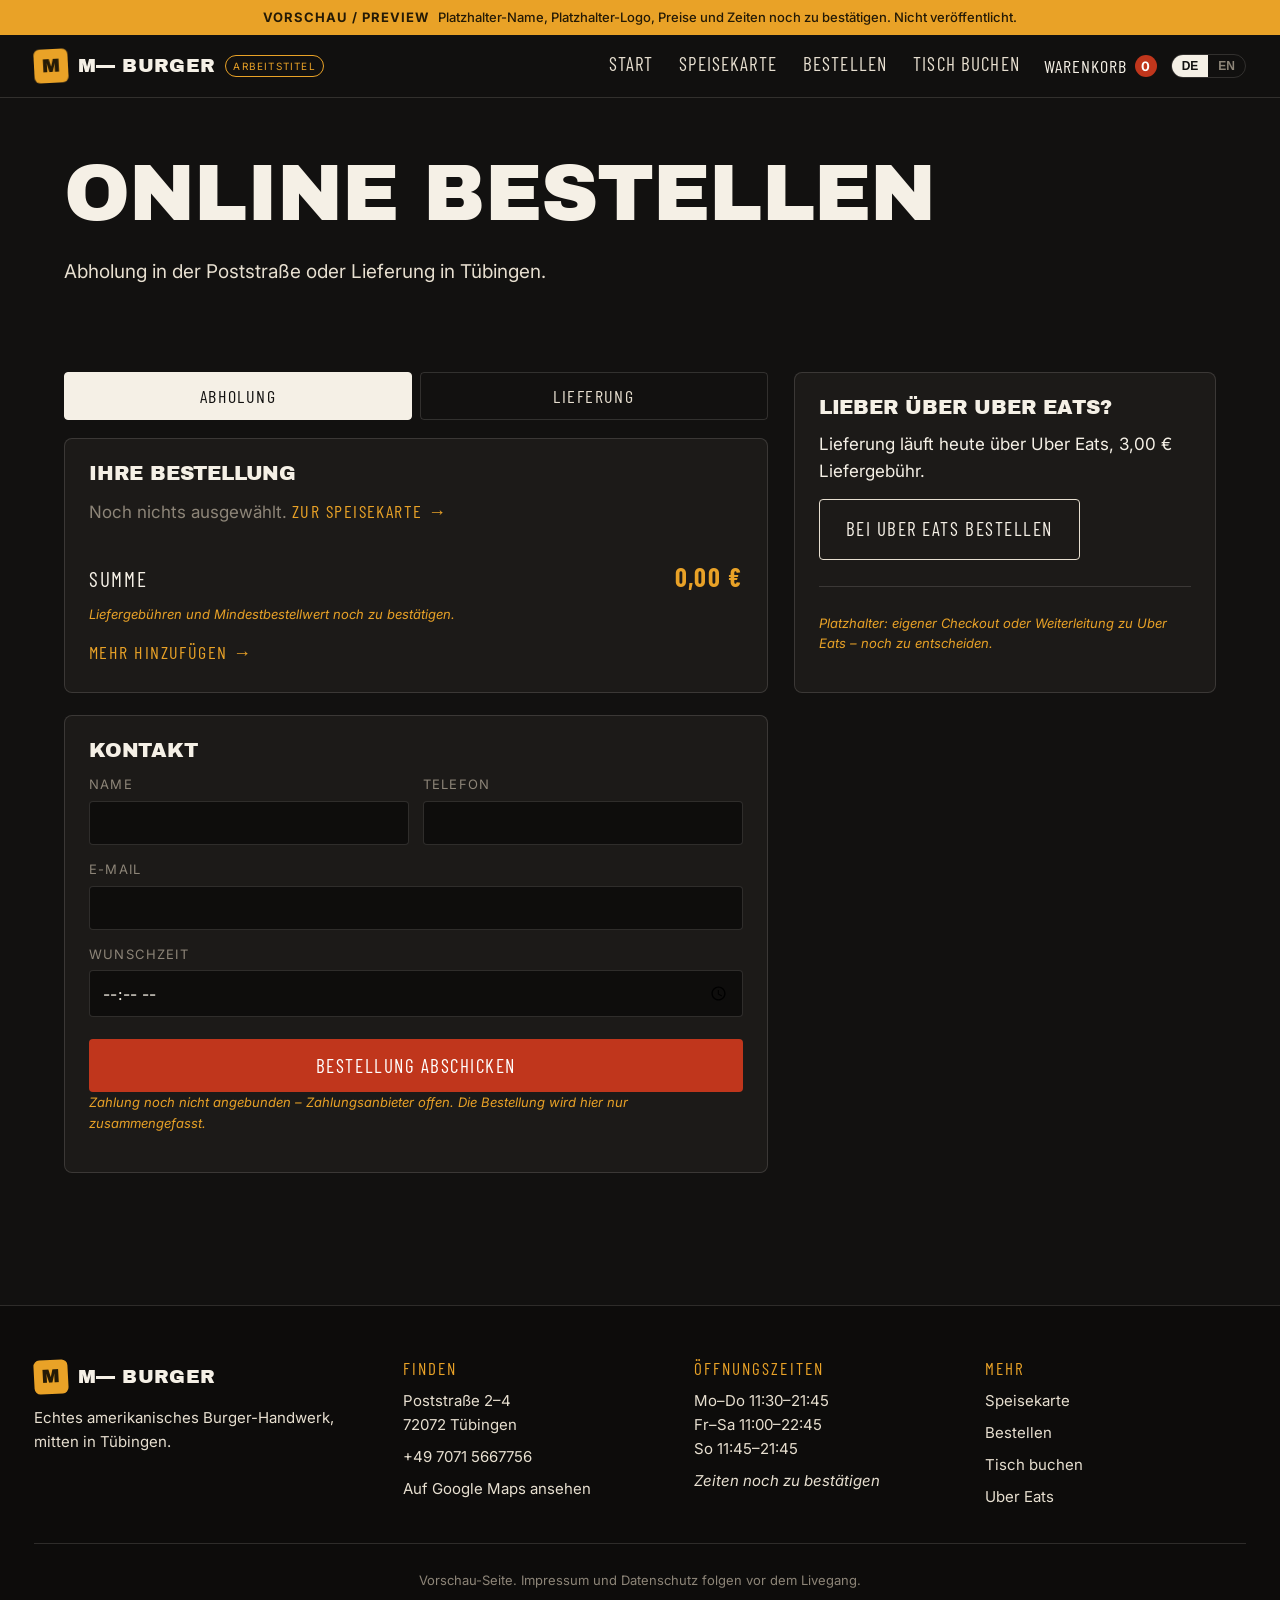
<file: 3-bestellen.html>
<!doctype html>
<html lang="de">
<head>
<meta charset="utf-8">
<meta name="viewport" content="width=device-width, initial-scale=1">
<title>Bestellen — M— Burger</title>
<meta name="description" content="Order online">
<meta name="robots" content="noindex">
<link rel="preconnect" href="https://fonts.googleapis.com">
<link rel="preconnect" href="https://fonts.gstatic.com" crossorigin>
<link href="https://fonts.googleapis.com/css2?family=Archivo+Black&family=Barlow+Condensed:wght@600;700&family=Inter:wght@400;500;600&display=swap" rel="stylesheet">
<link rel="stylesheet" href="styles.css">
</head>
<body>
<div class="preview-ribbon">
  <strong>Vorschau / Preview</strong> <span class="i18n" data-de="Platzhalter-Name, Platzhalter-Logo, Preise und Zeiten noch zu best&auml;tigen. Nicht ver&ouml;ffentlicht." data-en="Placeholder name, placeholder logo, prices and hours still to confirm. Not published.">Platzhalter-Name, Platzhalter-Logo, Preise und Zeiten noch zu best&auml;tigen. Nicht ver&ouml;ffentlicht.</span>
</div>
<header class="site-header">
  <a class="brand" href="index.html">
    <span class="brand-mark">M</span>
    <span class="brand-word">M&mdash; BURGER</span>
    <span class="brand-flag"><span class="i18n" data-de="Arbeitstitel" data-en="working title">Arbeitstitel</span></span>
  </a>
  <nav class="nav">
    <a href="index.html"><span class="i18n" data-de="Start" data-en="Home">Start</span></a>
    <a href="speisekarte.html"><span class="i18n" data-de="Speisekarte" data-en="Menu">Speisekarte</span></a>
    <a href="bestellen.html"><span class="i18n" data-de="Bestellen" data-en="Order">Bestellen</span></a>
    <a href="reservieren.html"><span class="i18n" data-de="Tisch buchen" data-en="Book a table">Tisch buchen</span></a>
  </nav>
  <div class="header-right">
    <a class="cart-link" href="bestellen.html"><span><span class="i18n" data-de="Warenkorb" data-en="Cart">Warenkorb</span></span> <b id="cart-count">0</b></a>
    <button class="lang-toggle" id="lang-toggle" type="button"><span class="on">DE</span><span>EN</span></button>
  </div>
  <button class="burger-btn" id="burger-btn" aria-label="Menu"><span></span><span></span><span></span></button>
</header>

<section class="page-head">
  <h1><span class="i18n" data-de="Online bestellen" data-en="Order online">Online bestellen</span></h1>
  <p class="lede"><span class="i18n" data-de="Abholung in der Poststra&szlig;e oder Lieferung in T&uuml;bingen." data-en="Pick up on Poststra&szlig;e or delivery in T&uuml;bingen.">Abholung in der Poststra&szlig;e oder Lieferung in T&uuml;bingen.</span></p>
</section>
<section class="section order-grid">
  <div>
    <div class="mode-switch">
      <button class="mode-btn on" data-mode="pickup"><span class="i18n" data-de="Abholung" data-en="Pickup">Abholung</span></button>
      <button class="mode-btn" data-mode="delivery"><span class="i18n" data-de="Lieferung" data-en="Delivery">Lieferung</span></button>
    </div>
    <div class="panel">
      <h3><span class="i18n" data-de="Ihre Bestellung" data-en="Your order">Ihre Bestellung</span></h3>
      <div id="cart-lines"></div>
      <div class="cart-total"><span><span class="i18n" data-de="Summe" data-en="Total">Summe</span></span><b id="cart-total">0,00 &euro;</b></div>
      <p class="tbc" id="fee-note"></p>
      <a class="link-more" href="speisekarte.html"><span class="i18n" data-de="Mehr hinzuf&uuml;gen" data-en="Add more">Mehr hinzuf&uuml;gen</span> &rarr;</a>
    </div>
    <div class="panel">
      <h3><span class="i18n" data-de="Kontakt" data-en="Contact">Kontakt</span></h3>
      <div class="field-row">
        <label><span class="i18n" data-de="Name" data-en="Name">Name</span><input type="text" id="o-name" autocomplete="name"></label>
        <label><span class="i18n" data-de="Telefon" data-en="Phone">Telefon</span><input type="tel" id="o-phone" autocomplete="tel"></label>
      </div>
      <label><span class="i18n" data-de="E-Mail" data-en="Email">E-Mail</span><input type="email" id="o-mail" autocomplete="email"></label>
      <div id="addr-fields" class="hidden">
        <div class="field-row">
          <label><span class="i18n" data-de="Stra&szlig;e und Nummer" data-en="Street and number">Stra&szlig;e und Nummer</span><input type="text" id="o-street"></label>
          <label><span class="i18n" data-de="PLZ" data-en="Postcode">PLZ</span><input type="text" id="o-zip"></label>
        </div>
        <label><span class="i18n" data-de="Hinweis f&uuml;r den Fahrer" data-en="Note for the driver">Hinweis f&uuml;r den Fahrer</span><input type="text" id="o-note"></label>
      </div>
      <label><span class="i18n" data-de="Wunschzeit" data-en="Preferred time">Wunschzeit</span><input type="time" id="o-time"></label>
      <button class="btn btn-primary wide" id="place-order"><span class="i18n" data-de="Bestellung abschicken" data-en="Place order">Bestellung abschicken</span></button>
      <p class="tbc"><span class="i18n" data-de="Zahlung noch nicht angebunden &ndash; Zahlungsanbieter offen. Die Bestellung wird hier nur zusammengefasst." data-en="Payment not connected yet &ndash; provider still open. This only summarises the order for now.">Zahlung noch nicht angebunden &ndash; Zahlungsanbieter offen. Die Bestellung wird hier nur zusammengefasst.</span></p>
    </div>
  </div>
  <aside class="panel side">
    <h3><span class="i18n" data-de="Lieber &uuml;ber Uber Eats?" data-en="Prefer Uber Eats?">Lieber &uuml;ber Uber Eats?</span></h3>
    <p><span class="i18n" data-de="Lieferung l&auml;uft heute &uuml;ber Uber Eats, 3,00 &euro; Liefergeb&uuml;hr." data-en="Delivery runs through Uber Eats today, &euro;3.00 delivery fee.">Lieferung l&auml;uft heute &uuml;ber Uber Eats, 3,00 &euro; Liefergeb&uuml;hr.</span></p>
    <a class="btn btn-ghost" href="https://www.ubereats.com/de-en/store/m%26b-burger/qNDt5AvSWz-Jo8SoWG2_nw" target="_blank" rel="noopener"><span class="i18n" data-de="Bei Uber Eats bestellen" data-en="Order on Uber Eats">Bei Uber Eats bestellen</span></a>
    <div class="foot-rule"></div>
    <p class="tbc"><span class="i18n" data-de="Platzhalter: eigener Checkout oder Weiterleitung zu Uber Eats &ndash; noch zu entscheiden." data-en="Placeholder: own checkout or handoff to Uber Eats &ndash; still to decide.">Platzhalter: eigener Checkout oder Weiterleitung zu Uber Eats &ndash; noch zu entscheiden.</span></p>
  </aside>
</section>
<div class="modal" id="modal"><div class="modal-box"><h3 id="modal-title"></h3><p id="modal-body"></p><button class="btn btn-primary" id="modal-close">OK</button></div></div>

<footer class="site-footer">
  <div class="foot-grid">
    <div>
      <div class="brand foot-brand"><span class="brand-mark">M</span><span class="brand-word">M&mdash; BURGER</span></div>
      <p class="muted"><span class="i18n" data-de="Echtes amerikanisches Burger-Handwerk, mitten in T&uuml;bingen." data-en="Real American burgers, in the middle of T&uuml;bingen.">Echtes amerikanisches Burger-Handwerk, mitten in T&uuml;bingen.</span></p>
    </div>
    <div>
      <h4><span class="i18n" data-de="Finden" data-en="Find us">Finden</span></h4>
      <p>Poststra&szlig;e 2&ndash;4<br>72072 T&uuml;bingen</p>
      <p><a href="tel:+4970715667756">+49 7071 5667756</a></p>
      <p><a href="https://maps.app.goo.gl/429EHbxmLvwS3gST7" target="_blank" rel="noopener"><span class="i18n" data-de="Auf Google Maps ansehen" data-en="View on Google Maps">Auf Google Maps ansehen</span></a></p>
    </div>
    <div>
      <h4><span class="i18n" data-de="&Ouml;ffnungszeiten" data-en="Opening hours">&Ouml;ffnungszeiten</span></h4>
      <p class="hours-list">
        <span class="i18n" data-de="Mo&ndash;Do 11:30&ndash;21:45" data-en="Mon&ndash;Thu 11:30&ndash;21:45">Mo&ndash;Do 11:30&ndash;21:45</span><br><span class="i18n" data-de="Fr&ndash;Sa 11:00&ndash;22:45" data-en="Fri&ndash;Sat 11:00&ndash;22:45">Fr&ndash;Sa 11:00&ndash;22:45</span><br><span class="i18n" data-de="So 11:45&ndash;21:45" data-en="Sun 11:45&ndash;21:45">So 11:45&ndash;21:45</span>
      </p>
      <p class="tbc"><span class="i18n" data-de="Zeiten noch zu best&auml;tigen" data-en="hours to be confirmed">Zeiten noch zu best&auml;tigen</span></p>
    </div>
    <div>
      <h4><span class="i18n" data-de="Mehr" data-en="More">Mehr</span></h4>
      <p><a href="speisekarte.html"><span class="i18n" data-de="Speisekarte" data-en="Menu">Speisekarte</span></a></p>
      <p><a href="bestellen.html"><span class="i18n" data-de="Bestellen" data-en="Order">Bestellen</span></a></p>
      <p><a href="reservieren.html"><span class="i18n" data-de="Tisch buchen" data-en="Book a table">Tisch buchen</span></a></p>
      <p><a href="https://www.ubereats.com/de-en/store/m%26b-burger/qNDt5AvSWz-Jo8SoWG2_nw" target="_blank" rel="noopener">Uber Eats</a></p>
    </div>
  </div>
  <div class="foot-rule"></div>
  <p class="foot-legal"><span class="i18n" data-de="Vorschau-Seite. Impressum und Datenschutz folgen vor dem Livegang." data-en="Preview site. Imprint and privacy policy to follow before go-live.">Vorschau-Seite. Impressum und Datenschutz folgen vor dem Livegang.</span></p>
</footer>
<script src="menu.js"></script>
<script src="app.js"></script>
</body>
</html>
</file>
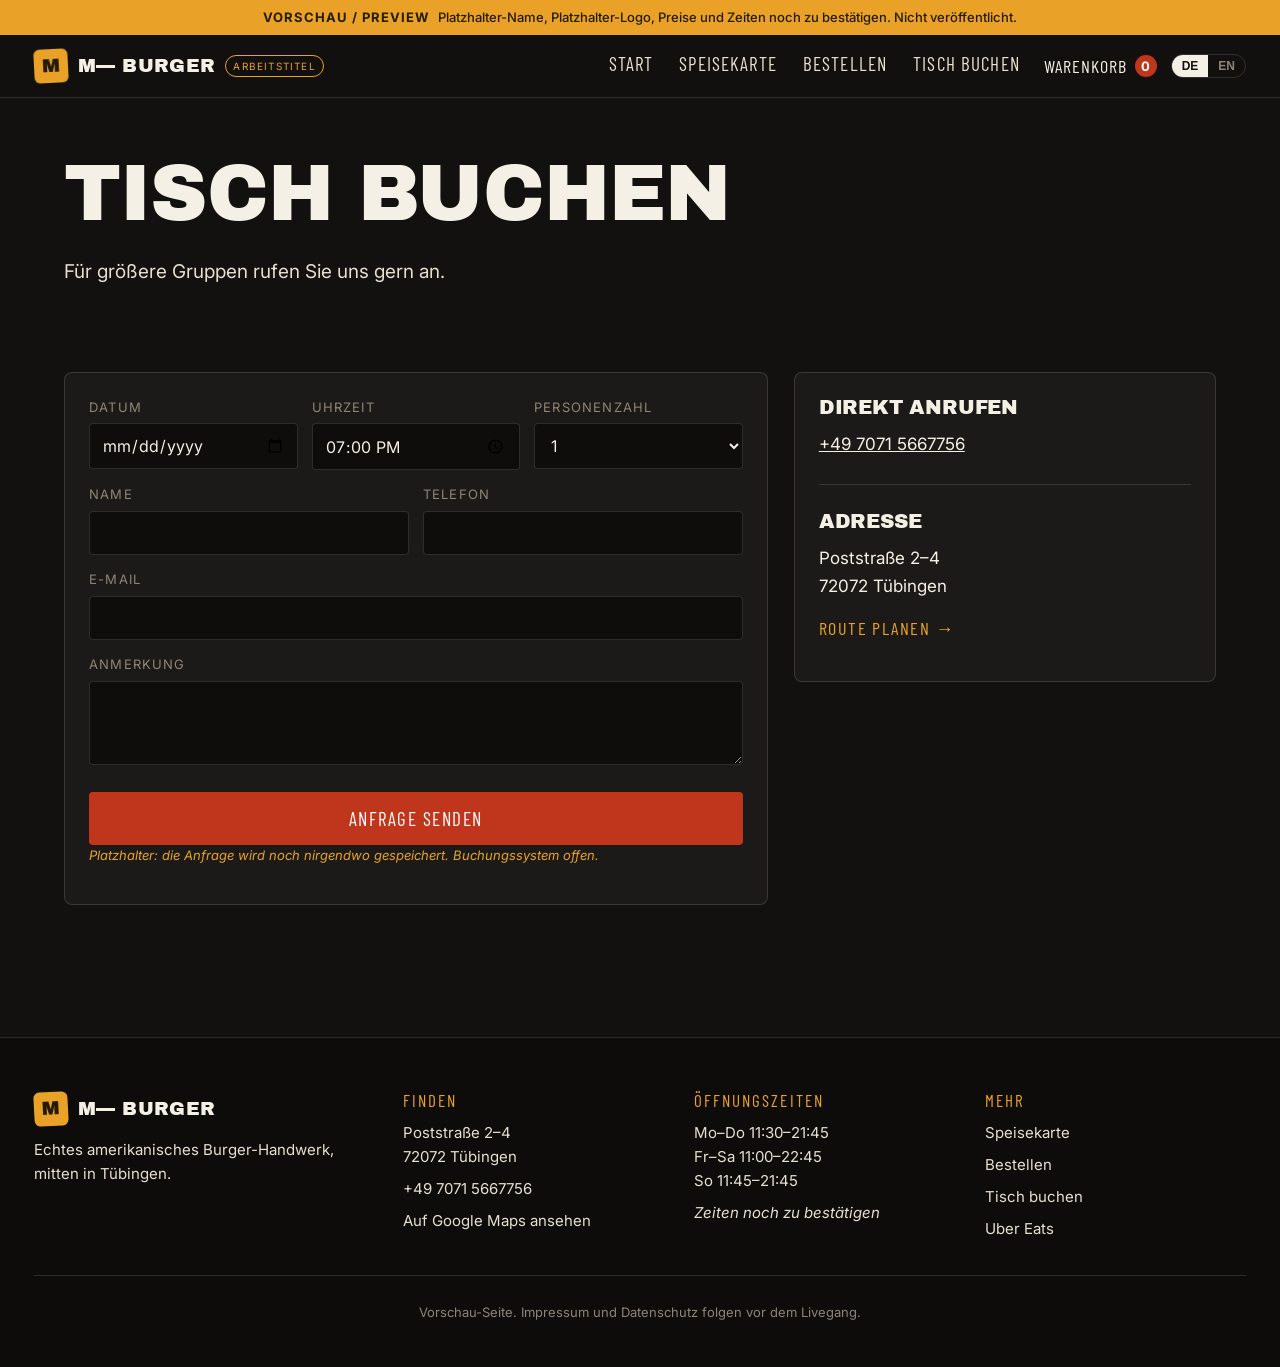
<file: 4-reservieren.html>
<!doctype html>
<html lang="de">
<head>
<meta charset="utf-8">
<meta name="viewport" content="width=device-width, initial-scale=1">
<title>Tisch buchen — M— Burger</title>
<meta name="description" content="Book a table">
<meta name="robots" content="noindex">
<link rel="preconnect" href="https://fonts.googleapis.com">
<link rel="preconnect" href="https://fonts.gstatic.com" crossorigin>
<link href="https://fonts.googleapis.com/css2?family=Archivo+Black&family=Barlow+Condensed:wght@600;700&family=Inter:wght@400;500;600&display=swap" rel="stylesheet">
<link rel="stylesheet" href="styles.css">
</head>
<body>
<div class="preview-ribbon">
  <strong>Vorschau / Preview</strong> <span class="i18n" data-de="Platzhalter-Name, Platzhalter-Logo, Preise und Zeiten noch zu best&auml;tigen. Nicht ver&ouml;ffentlicht." data-en="Placeholder name, placeholder logo, prices and hours still to confirm. Not published.">Platzhalter-Name, Platzhalter-Logo, Preise und Zeiten noch zu best&auml;tigen. Nicht ver&ouml;ffentlicht.</span>
</div>
<header class="site-header">
  <a class="brand" href="index.html">
    <span class="brand-mark">M</span>
    <span class="brand-word">M&mdash; BURGER</span>
    <span class="brand-flag"><span class="i18n" data-de="Arbeitstitel" data-en="working title">Arbeitstitel</span></span>
  </a>
  <nav class="nav">
    <a href="index.html"><span class="i18n" data-de="Start" data-en="Home">Start</span></a>
    <a href="speisekarte.html"><span class="i18n" data-de="Speisekarte" data-en="Menu">Speisekarte</span></a>
    <a href="bestellen.html"><span class="i18n" data-de="Bestellen" data-en="Order">Bestellen</span></a>
    <a href="reservieren.html"><span class="i18n" data-de="Tisch buchen" data-en="Book a table">Tisch buchen</span></a>
  </nav>
  <div class="header-right">
    <a class="cart-link" href="bestellen.html"><span><span class="i18n" data-de="Warenkorb" data-en="Cart">Warenkorb</span></span> <b id="cart-count">0</b></a>
    <button class="lang-toggle" id="lang-toggle" type="button"><span class="on">DE</span><span>EN</span></button>
  </div>
  <button class="burger-btn" id="burger-btn" aria-label="Menu"><span></span><span></span><span></span></button>
</header>

<section class="page-head">
  <h1><span class="i18n" data-de="Tisch buchen" data-en="Book a table">Tisch buchen</span></h1>
  <p class="lede"><span class="i18n" data-de="F&uuml;r gr&ouml;&szlig;ere Gruppen rufen Sie uns gern an." data-en="For larger groups, give us a call.">F&uuml;r gr&ouml;&szlig;ere Gruppen rufen Sie uns gern an.</span></p>
</section>
<section class="section res-grid">
  <div class="panel">
    <div class="field-row">
      <label><span class="i18n" data-de="Datum" data-en="Date">Datum</span><input type="date" id="r-date"></label>
      <label><span class="i18n" data-de="Uhrzeit" data-en="Time">Uhrzeit</span><input type="time" id="r-time" value="19:00"></label>
      <label><span class="i18n" data-de="Personenzahl" data-en="No. of people">Personenzahl</span>
        <select id="r-size"><option>1</option><option>2</option><option>3</option><option>4</option><option>5</option><option>6</option><option>7</option><option>8</option><option>9</option><option>10</option><option>11</option><option>12</option></select>
      </label>
    </div>
    <div class="field-row">
      <label><span class="i18n" data-de="Name" data-en="Name">Name</span><input type="text" id="r-name" autocomplete="name"></label>
      <label><span class="i18n" data-de="Telefon" data-en="Phone">Telefon</span><input type="tel" id="r-phone" autocomplete="tel"></label>
    </div>
    <label><span class="i18n" data-de="E-Mail" data-en="Email">E-Mail</span><input type="email" id="r-mail" autocomplete="email"></label>
    <label><span class="i18n" data-de="Anmerkung" data-en="Notes">Anmerkung</span><textarea id="r-note" rows="3"></textarea></label>
    <button class="btn btn-primary wide" id="place-res"><span class="i18n" data-de="Anfrage senden" data-en="Send request">Anfrage senden</span></button>
    <p class="tbc"><span class="i18n" data-de="Platzhalter: die Anfrage wird noch nirgendwo gespeichert. Buchungssystem offen." data-en="Placeholder: the request is not stored anywhere yet. Booking system still open.">Platzhalter: die Anfrage wird noch nirgendwo gespeichert. Buchungssystem offen.</span></p>
  </div>
  <aside class="panel side">
    <h3><span class="i18n" data-de="Direkt anrufen" data-en="Call us">Direkt anrufen</span></h3>
    <p><a href="tel:+4970715667756">+49 7071 5667756</a></p>
    <div class="foot-rule"></div>
    <h3><span class="i18n" data-de="Adresse" data-en="Address">Adresse</span></h3>
    <p>Poststra&szlig;e 2&ndash;4<br>72072 T&uuml;bingen</p>
    <p><a class="link-more" href="https://maps.app.goo.gl/429EHbxmLvwS3gST7" target="_blank" rel="noopener"><span class="i18n" data-de="Route planen" data-en="Get directions">Route planen</span> &rarr;</a></p>
  </aside>
</section>
<div class="modal" id="modal"><div class="modal-box"><h3 id="modal-title"></h3><p id="modal-body"></p><button class="btn btn-primary" id="modal-close">OK</button></div></div>

<footer class="site-footer">
  <div class="foot-grid">
    <div>
      <div class="brand foot-brand"><span class="brand-mark">M</span><span class="brand-word">M&mdash; BURGER</span></div>
      <p class="muted"><span class="i18n" data-de="Echtes amerikanisches Burger-Handwerk, mitten in T&uuml;bingen." data-en="Real American burgers, in the middle of T&uuml;bingen.">Echtes amerikanisches Burger-Handwerk, mitten in T&uuml;bingen.</span></p>
    </div>
    <div>
      <h4><span class="i18n" data-de="Finden" data-en="Find us">Finden</span></h4>
      <p>Poststra&szlig;e 2&ndash;4<br>72072 T&uuml;bingen</p>
      <p><a href="tel:+4970715667756">+49 7071 5667756</a></p>
      <p><a href="https://maps.app.goo.gl/429EHbxmLvwS3gST7" target="_blank" rel="noopener"><span class="i18n" data-de="Auf Google Maps ansehen" data-en="View on Google Maps">Auf Google Maps ansehen</span></a></p>
    </div>
    <div>
      <h4><span class="i18n" data-de="&Ouml;ffnungszeiten" data-en="Opening hours">&Ouml;ffnungszeiten</span></h4>
      <p class="hours-list">
        <span class="i18n" data-de="Mo&ndash;Do 11:30&ndash;21:45" data-en="Mon&ndash;Thu 11:30&ndash;21:45">Mo&ndash;Do 11:30&ndash;21:45</span><br><span class="i18n" data-de="Fr&ndash;Sa 11:00&ndash;22:45" data-en="Fri&ndash;Sat 11:00&ndash;22:45">Fr&ndash;Sa 11:00&ndash;22:45</span><br><span class="i18n" data-de="So 11:45&ndash;21:45" data-en="Sun 11:45&ndash;21:45">So 11:45&ndash;21:45</span>
      </p>
      <p class="tbc"><span class="i18n" data-de="Zeiten noch zu best&auml;tigen" data-en="hours to be confirmed">Zeiten noch zu best&auml;tigen</span></p>
    </div>
    <div>
      <h4><span class="i18n" data-de="Mehr" data-en="More">Mehr</span></h4>
      <p><a href="speisekarte.html"><span class="i18n" data-de="Speisekarte" data-en="Menu">Speisekarte</span></a></p>
      <p><a href="bestellen.html"><span class="i18n" data-de="Bestellen" data-en="Order">Bestellen</span></a></p>
      <p><a href="reservieren.html"><span class="i18n" data-de="Tisch buchen" data-en="Book a table">Tisch buchen</span></a></p>
      <p><a href="https://www.ubereats.com/de-en/store/m%26b-burger/qNDt5AvSWz-Jo8SoWG2_nw" target="_blank" rel="noopener">Uber Eats</a></p>
    </div>
  </div>
  <div class="foot-rule"></div>
  <p class="foot-legal"><span class="i18n" data-de="Vorschau-Seite. Impressum und Datenschutz folgen vor dem Livegang." data-en="Preview site. Imprint and privacy policy to follow before go-live.">Vorschau-Seite. Impressum und Datenschutz folgen vor dem Livegang.</span></p>
</footer>
<script src="menu.js"></script>
<script src="app.js"></script>
</body>
</html>
</file>
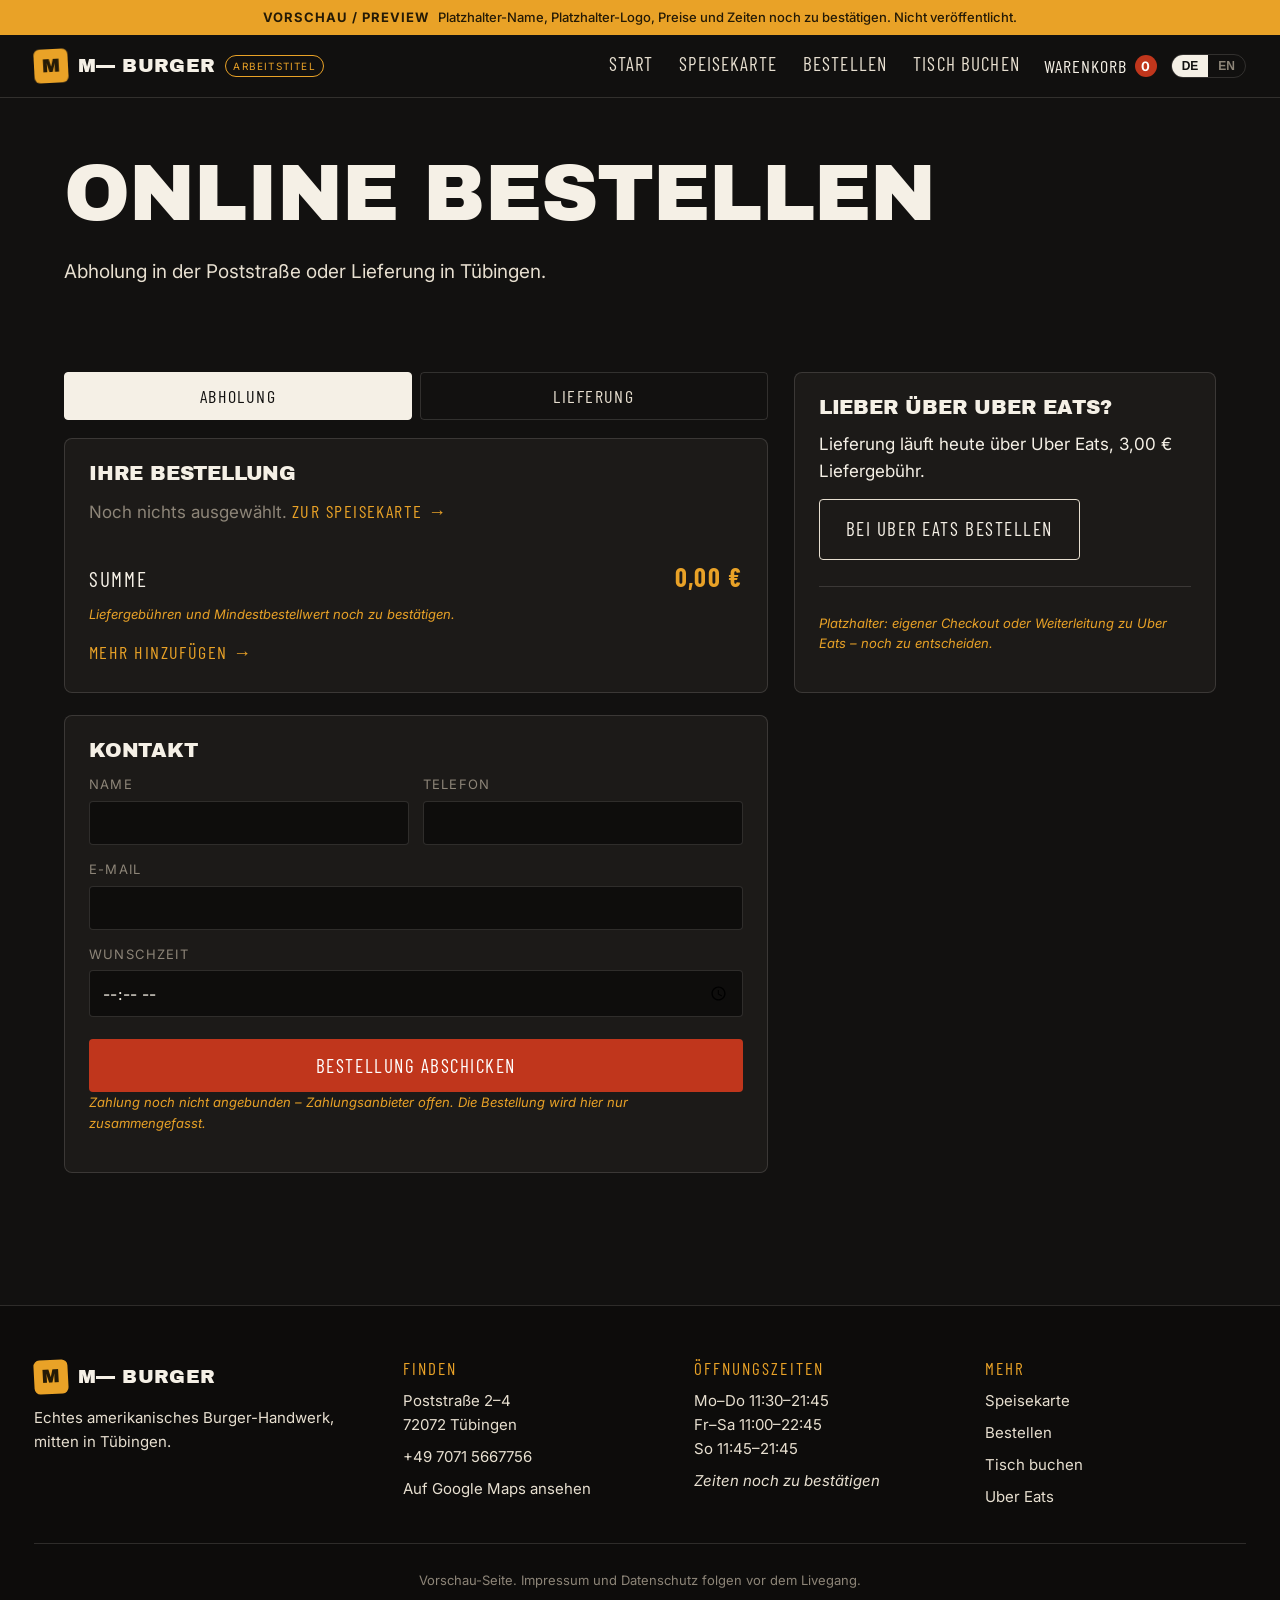
<file: bestellen.html>
<!doctype html>
<html lang="de">
<head>
<meta charset="utf-8">
<meta name="viewport" content="width=device-width, initial-scale=1">
<title>Bestellen — M— Burger</title>
<meta name="description" content="Order online">
<meta name="robots" content="noindex">
<link rel="preconnect" href="https://fonts.googleapis.com">
<link rel="preconnect" href="https://fonts.gstatic.com" crossorigin>
<link href="https://fonts.googleapis.com/css2?family=Archivo+Black&family=Barlow+Condensed:wght@600;700&family=Inter:wght@400;500;600&display=swap" rel="stylesheet">
<link rel="stylesheet" href="styles.css?v=3">
</head>
<body>
<div class="preview-ribbon">
  <strong>Vorschau / Preview</strong> <span class="i18n" data-de="Platzhalter-Name, Platzhalter-Logo, Preise und Zeiten noch zu best&auml;tigen. Nicht ver&ouml;ffentlicht." data-en="Placeholder name, placeholder logo, prices and hours still to confirm. Not published.">Platzhalter-Name, Platzhalter-Logo, Preise und Zeiten noch zu best&auml;tigen. Nicht ver&ouml;ffentlicht.</span>
</div>
<header class="site-header">
  <a class="brand" href="index.html">
    <span class="brand-mark">M</span>
    <span class="brand-word">M&mdash; BURGER</span>
    <span class="brand-flag"><span class="i18n" data-de="Arbeitstitel" data-en="working title">Arbeitstitel</span></span>
  </a>
  <nav class="nav">
    <a href="index.html"><span class="i18n" data-de="Start" data-en="Home">Start</span></a>
    <a href="speisekarte.html"><span class="i18n" data-de="Speisekarte" data-en="Menu">Speisekarte</span></a>
    <a href="bestellen.html"><span class="i18n" data-de="Bestellen" data-en="Order">Bestellen</span></a>
    <a href="reservieren.html"><span class="i18n" data-de="Tisch buchen" data-en="Book a table">Tisch buchen</span></a>
  </nav>
  <div class="header-right">
    <a class="cart-link" href="bestellen.html"><span><span class="i18n" data-de="Warenkorb" data-en="Cart">Warenkorb</span></span> <b id="cart-count">0</b></a>
    <button class="lang-toggle" id="lang-toggle" type="button"><span class="on">DE</span><span>EN</span></button>
  </div>
  <button class="burger-btn" id="burger-btn" aria-label="Menu"><span></span><span></span><span></span></button>
</header>

<section class="page-head">
  <h1><span class="i18n" data-de="Online bestellen" data-en="Order online">Online bestellen</span></h1>
  <p class="lede"><span class="i18n" data-de="Abholung in der Poststra&szlig;e oder Lieferung in T&uuml;bingen." data-en="Pick up on Poststra&szlig;e or delivery in T&uuml;bingen.">Abholung in der Poststra&szlig;e oder Lieferung in T&uuml;bingen.</span></p>
</section>
<section class="section order-grid">
  <div>
    <div class="mode-switch">
      <button class="mode-btn on" data-mode="pickup"><span class="i18n" data-de="Abholung" data-en="Pickup">Abholung</span></button>
      <button class="mode-btn" data-mode="delivery"><span class="i18n" data-de="Lieferung" data-en="Delivery">Lieferung</span></button>
    </div>
    <div class="panel">
      <h3><span class="i18n" data-de="Ihre Bestellung" data-en="Your order">Ihre Bestellung</span></h3>
      <div id="cart-lines"></div>
      <div class="cart-total"><span><span class="i18n" data-de="Summe" data-en="Total">Summe</span></span><b id="cart-total">0,00 &euro;</b></div>
      <p class="tbc" id="fee-note"></p>
      <a class="link-more" href="speisekarte.html"><span class="i18n" data-de="Mehr hinzuf&uuml;gen" data-en="Add more">Mehr hinzuf&uuml;gen</span> &rarr;</a>
    </div>
    <div class="panel">
      <h3><span class="i18n" data-de="Kontakt" data-en="Contact">Kontakt</span></h3>
      <div class="field-row">
        <label><span class="i18n" data-de="Name" data-en="Name">Name</span><input type="text" id="o-name" autocomplete="name"></label>
        <label><span class="i18n" data-de="Telefon" data-en="Phone">Telefon</span><input type="tel" id="o-phone" autocomplete="tel"></label>
      </div>
      <label><span class="i18n" data-de="E-Mail" data-en="Email">E-Mail</span><input type="email" id="o-mail" autocomplete="email"></label>
      <div id="addr-fields" class="hidden">
        <div class="field-row">
          <label><span class="i18n" data-de="Stra&szlig;e und Nummer" data-en="Street and number">Stra&szlig;e und Nummer</span><input type="text" id="o-street"></label>
          <label><span class="i18n" data-de="PLZ" data-en="Postcode">PLZ</span><input type="text" id="o-zip"></label>
        </div>
        <label><span class="i18n" data-de="Hinweis f&uuml;r den Fahrer" data-en="Note for the driver">Hinweis f&uuml;r den Fahrer</span><input type="text" id="o-note"></label>
      </div>
      <label><span class="i18n" data-de="Wunschzeit" data-en="Preferred time">Wunschzeit</span><input type="time" id="o-time"></label>
      <button class="btn btn-primary wide" id="place-order"><span class="i18n" data-de="Bestellung abschicken" data-en="Place order">Bestellung abschicken</span></button>
      <p class="tbc"><span class="i18n" data-de="Zahlung noch nicht angebunden &ndash; Zahlungsanbieter offen. Die Bestellung wird hier nur zusammengefasst." data-en="Payment not connected yet &ndash; provider still open. This only summarises the order for now.">Zahlung noch nicht angebunden &ndash; Zahlungsanbieter offen. Die Bestellung wird hier nur zusammengefasst.</span></p>
    </div>
  </div>
  <aside class="panel side">
    <h3><span class="i18n" data-de="Lieber &uuml;ber Uber Eats?" data-en="Prefer Uber Eats?">Lieber &uuml;ber Uber Eats?</span></h3>
    <p><span class="i18n" data-de="Lieferung l&auml;uft heute &uuml;ber Uber Eats, 3,00 &euro; Liefergeb&uuml;hr." data-en="Delivery runs through Uber Eats today, &euro;3.00 delivery fee.">Lieferung l&auml;uft heute &uuml;ber Uber Eats, 3,00 &euro; Liefergeb&uuml;hr.</span></p>
    <a class="btn btn-ghost" href="https://www.ubereats.com/de-en/store/m%26b-burger/qNDt5AvSWz-Jo8SoWG2_nw" target="_blank" rel="noopener"><span class="i18n" data-de="Bei Uber Eats bestellen" data-en="Order on Uber Eats">Bei Uber Eats bestellen</span></a>
    <div class="foot-rule"></div>
    <p class="tbc"><span class="i18n" data-de="Platzhalter: eigener Checkout oder Weiterleitung zu Uber Eats &ndash; noch zu entscheiden." data-en="Placeholder: own checkout or handoff to Uber Eats &ndash; still to decide.">Platzhalter: eigener Checkout oder Weiterleitung zu Uber Eats &ndash; noch zu entscheiden.</span></p>
  </aside>
</section>
<div class="modal" id="modal"><div class="modal-box"><h3 id="modal-title"></h3><p id="modal-body"></p><button class="btn btn-primary" id="modal-close">OK</button></div></div>

<footer class="site-footer">
  <div class="foot-grid">
    <div>
      <div class="brand foot-brand"><span class="brand-mark">M</span><span class="brand-word">M&mdash; BURGER</span></div>
      <p class="muted"><span class="i18n" data-de="Echtes amerikanisches Burger-Handwerk, mitten in T&uuml;bingen." data-en="Real American burgers, in the middle of T&uuml;bingen.">Echtes amerikanisches Burger-Handwerk, mitten in T&uuml;bingen.</span></p>
    </div>
    <div>
      <h4><span class="i18n" data-de="Finden" data-en="Find us">Finden</span></h4>
      <p>Poststra&szlig;e 2&ndash;4<br>72072 T&uuml;bingen</p>
      <p><a href="tel:+4970715667756">+49 7071 5667756</a></p>
      <p><a href="https://maps.app.goo.gl/429EHbxmLvwS3gST7" target="_blank" rel="noopener"><span class="i18n" data-de="Auf Google Maps ansehen" data-en="View on Google Maps">Auf Google Maps ansehen</span></a></p>
    </div>
    <div>
      <h4><span class="i18n" data-de="&Ouml;ffnungszeiten" data-en="Opening hours">&Ouml;ffnungszeiten</span></h4>
      <p class="hours-list">
        <span class="i18n" data-de="Mo&ndash;Do 11:30&ndash;21:45" data-en="Mon&ndash;Thu 11:30&ndash;21:45">Mo&ndash;Do 11:30&ndash;21:45</span><br><span class="i18n" data-de="Fr&ndash;Sa 11:00&ndash;22:45" data-en="Fri&ndash;Sat 11:00&ndash;22:45">Fr&ndash;Sa 11:00&ndash;22:45</span><br><span class="i18n" data-de="So 11:45&ndash;21:45" data-en="Sun 11:45&ndash;21:45">So 11:45&ndash;21:45</span>
      </p>
      <p class="tbc"><span class="i18n" data-de="Zeiten noch zu best&auml;tigen" data-en="hours to be confirmed">Zeiten noch zu best&auml;tigen</span></p>
    </div>
    <div>
      <h4><span class="i18n" data-de="Mehr" data-en="More">Mehr</span></h4>
      <p><a href="speisekarte.html"><span class="i18n" data-de="Speisekarte" data-en="Menu">Speisekarte</span></a></p>
      <p><a href="bestellen.html"><span class="i18n" data-de="Bestellen" data-en="Order">Bestellen</span></a></p>
      <p><a href="reservieren.html"><span class="i18n" data-de="Tisch buchen" data-en="Book a table">Tisch buchen</span></a></p>
      <p><a href="https://www.ubereats.com/de-en/store/m%26b-burger/qNDt5AvSWz-Jo8SoWG2_nw" target="_blank" rel="noopener">Uber Eats</a></p>
    </div>
  </div>
  <div class="foot-rule"></div>
  <p class="foot-legal"><span class="i18n" data-de="Vorschau-Seite. Impressum und Datenschutz folgen vor dem Livegang." data-en="Preview site. Imprint and privacy policy to follow before go-live.">Vorschau-Seite. Impressum und Datenschutz folgen vor dem Livegang.</span></p>
</footer>
<script src="menu.js?v=3"></script>
<script src="app.js?v=3"></script>
</body>
</html>
</file>
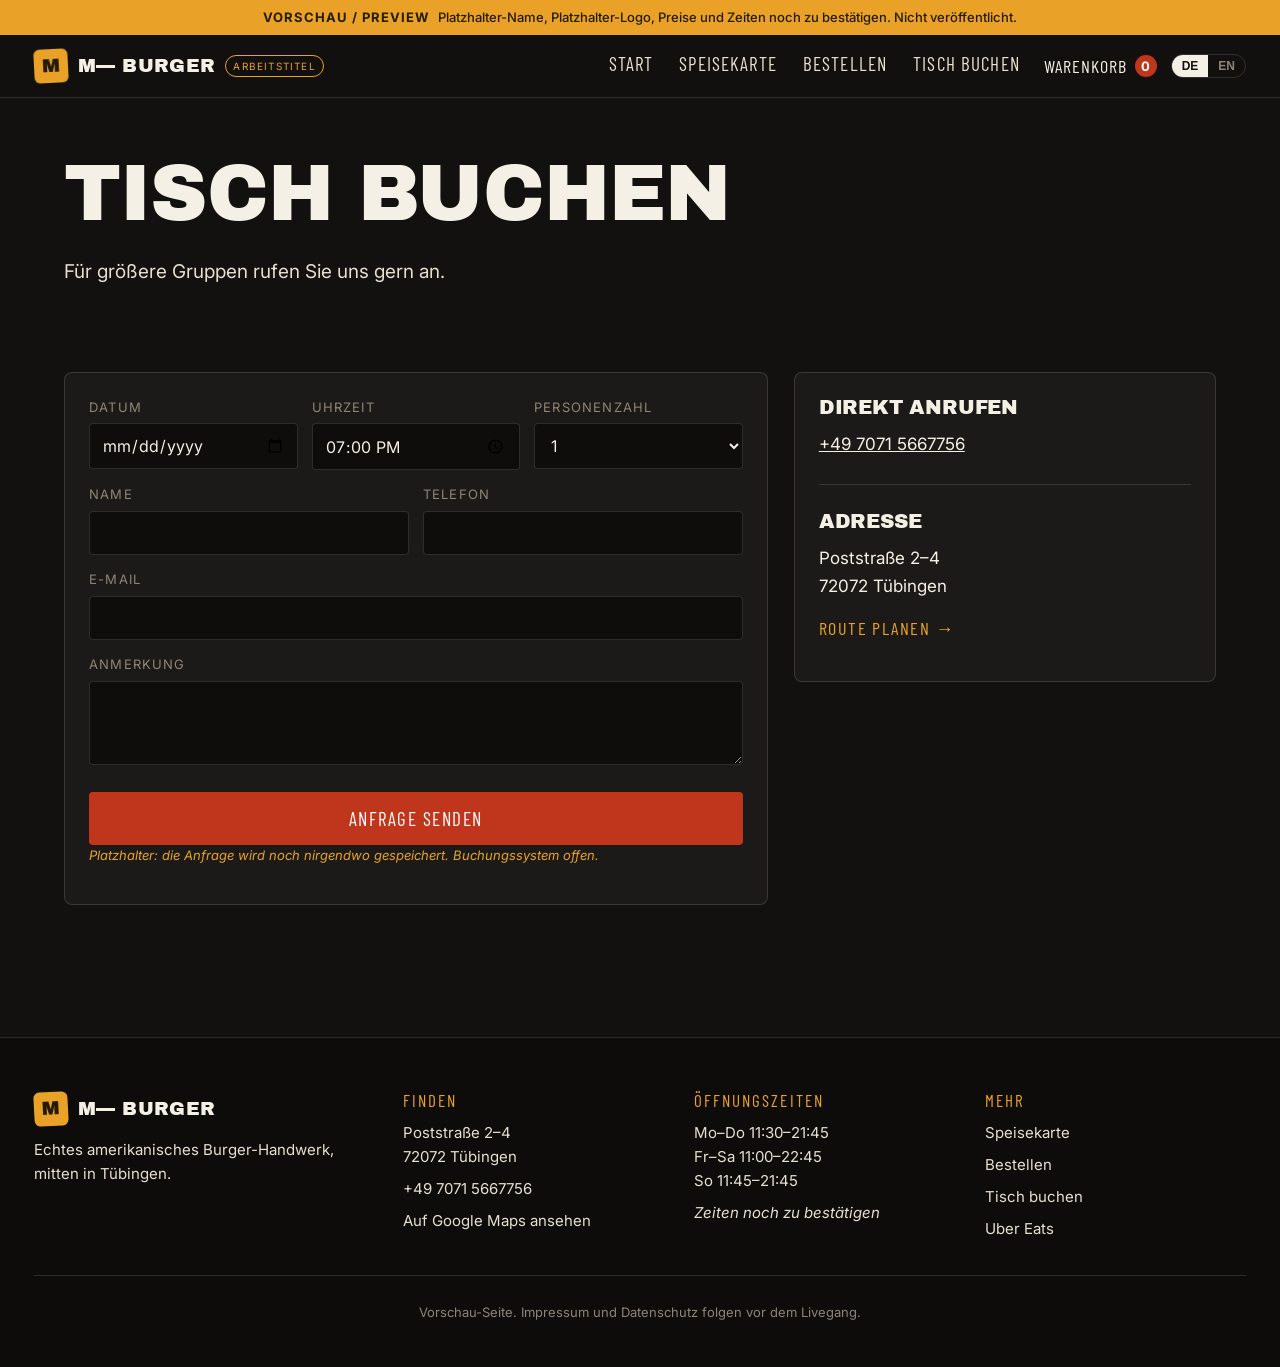
<file: reservieren.html>
<!doctype html>
<html lang="de">
<head>
<meta charset="utf-8">
<meta name="viewport" content="width=device-width, initial-scale=1">
<title>Tisch buchen — M— Burger</title>
<meta name="description" content="Book a table">
<meta name="robots" content="noindex">
<link rel="preconnect" href="https://fonts.googleapis.com">
<link rel="preconnect" href="https://fonts.gstatic.com" crossorigin>
<link href="https://fonts.googleapis.com/css2?family=Archivo+Black&family=Barlow+Condensed:wght@600;700&family=Inter:wght@400;500;600&display=swap" rel="stylesheet">
<link rel="stylesheet" href="styles.css?v=3">
</head>
<body>
<div class="preview-ribbon">
  <strong>Vorschau / Preview</strong> <span class="i18n" data-de="Platzhalter-Name, Platzhalter-Logo, Preise und Zeiten noch zu best&auml;tigen. Nicht ver&ouml;ffentlicht." data-en="Placeholder name, placeholder logo, prices and hours still to confirm. Not published.">Platzhalter-Name, Platzhalter-Logo, Preise und Zeiten noch zu best&auml;tigen. Nicht ver&ouml;ffentlicht.</span>
</div>
<header class="site-header">
  <a class="brand" href="index.html">
    <span class="brand-mark">M</span>
    <span class="brand-word">M&mdash; BURGER</span>
    <span class="brand-flag"><span class="i18n" data-de="Arbeitstitel" data-en="working title">Arbeitstitel</span></span>
  </a>
  <nav class="nav">
    <a href="index.html"><span class="i18n" data-de="Start" data-en="Home">Start</span></a>
    <a href="speisekarte.html"><span class="i18n" data-de="Speisekarte" data-en="Menu">Speisekarte</span></a>
    <a href="bestellen.html"><span class="i18n" data-de="Bestellen" data-en="Order">Bestellen</span></a>
    <a href="reservieren.html"><span class="i18n" data-de="Tisch buchen" data-en="Book a table">Tisch buchen</span></a>
  </nav>
  <div class="header-right">
    <a class="cart-link" href="bestellen.html"><span><span class="i18n" data-de="Warenkorb" data-en="Cart">Warenkorb</span></span> <b id="cart-count">0</b></a>
    <button class="lang-toggle" id="lang-toggle" type="button"><span class="on">DE</span><span>EN</span></button>
  </div>
  <button class="burger-btn" id="burger-btn" aria-label="Menu"><span></span><span></span><span></span></button>
</header>

<section class="page-head">
  <h1><span class="i18n" data-de="Tisch buchen" data-en="Book a table">Tisch buchen</span></h1>
  <p class="lede"><span class="i18n" data-de="F&uuml;r gr&ouml;&szlig;ere Gruppen rufen Sie uns gern an." data-en="For larger groups, give us a call.">F&uuml;r gr&ouml;&szlig;ere Gruppen rufen Sie uns gern an.</span></p>
</section>
<section class="section res-grid">
  <div class="panel">
    <div class="field-row">
      <label><span class="i18n" data-de="Datum" data-en="Date">Datum</span><input type="date" id="r-date"></label>
      <label><span class="i18n" data-de="Uhrzeit" data-en="Time">Uhrzeit</span><input type="time" id="r-time" value="19:00"></label>
      <label><span class="i18n" data-de="Personenzahl" data-en="No. of people">Personenzahl</span>
        <select id="r-size"><option>1</option><option>2</option><option>3</option><option>4</option><option>5</option><option>6</option><option>7</option><option>8</option><option>9</option><option>10</option><option>11</option><option>12</option></select>
      </label>
    </div>
    <div class="field-row">
      <label><span class="i18n" data-de="Name" data-en="Name">Name</span><input type="text" id="r-name" autocomplete="name"></label>
      <label><span class="i18n" data-de="Telefon" data-en="Phone">Telefon</span><input type="tel" id="r-phone" autocomplete="tel"></label>
    </div>
    <label><span class="i18n" data-de="E-Mail" data-en="Email">E-Mail</span><input type="email" id="r-mail" autocomplete="email"></label>
    <label><span class="i18n" data-de="Anmerkung" data-en="Notes">Anmerkung</span><textarea id="r-note" rows="3"></textarea></label>
    <button class="btn btn-primary wide" id="place-res"><span class="i18n" data-de="Anfrage senden" data-en="Send request">Anfrage senden</span></button>
    <p class="tbc"><span class="i18n" data-de="Platzhalter: die Anfrage wird noch nirgendwo gespeichert. Buchungssystem offen." data-en="Placeholder: the request is not stored anywhere yet. Booking system still open.">Platzhalter: die Anfrage wird noch nirgendwo gespeichert. Buchungssystem offen.</span></p>
  </div>
  <aside class="panel side">
    <h3><span class="i18n" data-de="Direkt anrufen" data-en="Call us">Direkt anrufen</span></h3>
    <p><a href="tel:+4970715667756">+49 7071 5667756</a></p>
    <div class="foot-rule"></div>
    <h3><span class="i18n" data-de="Adresse" data-en="Address">Adresse</span></h3>
    <p>Poststra&szlig;e 2&ndash;4<br>72072 T&uuml;bingen</p>
    <p><a class="link-more" href="https://maps.app.goo.gl/429EHbxmLvwS3gST7" target="_blank" rel="noopener"><span class="i18n" data-de="Route planen" data-en="Get directions">Route planen</span> &rarr;</a></p>
  </aside>
</section>
<div class="modal" id="modal"><div class="modal-box"><h3 id="modal-title"></h3><p id="modal-body"></p><button class="btn btn-primary" id="modal-close">OK</button></div></div>

<footer class="site-footer">
  <div class="foot-grid">
    <div>
      <div class="brand foot-brand"><span class="brand-mark">M</span><span class="brand-word">M&mdash; BURGER</span></div>
      <p class="muted"><span class="i18n" data-de="Echtes amerikanisches Burger-Handwerk, mitten in T&uuml;bingen." data-en="Real American burgers, in the middle of T&uuml;bingen.">Echtes amerikanisches Burger-Handwerk, mitten in T&uuml;bingen.</span></p>
    </div>
    <div>
      <h4><span class="i18n" data-de="Finden" data-en="Find us">Finden</span></h4>
      <p>Poststra&szlig;e 2&ndash;4<br>72072 T&uuml;bingen</p>
      <p><a href="tel:+4970715667756">+49 7071 5667756</a></p>
      <p><a href="https://maps.app.goo.gl/429EHbxmLvwS3gST7" target="_blank" rel="noopener"><span class="i18n" data-de="Auf Google Maps ansehen" data-en="View on Google Maps">Auf Google Maps ansehen</span></a></p>
    </div>
    <div>
      <h4><span class="i18n" data-de="&Ouml;ffnungszeiten" data-en="Opening hours">&Ouml;ffnungszeiten</span></h4>
      <p class="hours-list">
        <span class="i18n" data-de="Mo&ndash;Do 11:30&ndash;21:45" data-en="Mon&ndash;Thu 11:30&ndash;21:45">Mo&ndash;Do 11:30&ndash;21:45</span><br><span class="i18n" data-de="Fr&ndash;Sa 11:00&ndash;22:45" data-en="Fri&ndash;Sat 11:00&ndash;22:45">Fr&ndash;Sa 11:00&ndash;22:45</span><br><span class="i18n" data-de="So 11:45&ndash;21:45" data-en="Sun 11:45&ndash;21:45">So 11:45&ndash;21:45</span>
      </p>
      <p class="tbc"><span class="i18n" data-de="Zeiten noch zu best&auml;tigen" data-en="hours to be confirmed">Zeiten noch zu best&auml;tigen</span></p>
    </div>
    <div>
      <h4><span class="i18n" data-de="Mehr" data-en="More">Mehr</span></h4>
      <p><a href="speisekarte.html"><span class="i18n" data-de="Speisekarte" data-en="Menu">Speisekarte</span></a></p>
      <p><a href="bestellen.html"><span class="i18n" data-de="Bestellen" data-en="Order">Bestellen</span></a></p>
      <p><a href="reservieren.html"><span class="i18n" data-de="Tisch buchen" data-en="Book a table">Tisch buchen</span></a></p>
      <p><a href="https://www.ubereats.com/de-en/store/m%26b-burger/qNDt5AvSWz-Jo8SoWG2_nw" target="_blank" rel="noopener">Uber Eats</a></p>
    </div>
  </div>
  <div class="foot-rule"></div>
  <p class="foot-legal"><span class="i18n" data-de="Vorschau-Seite. Impressum und Datenschutz folgen vor dem Livegang." data-en="Preview site. Imprint and privacy policy to follow before go-live.">Vorschau-Seite. Impressum und Datenschutz folgen vor dem Livegang.</span></p>
</footer>
<script src="menu.js?v=3"></script>
<script src="app.js?v=3"></script>
</body>
</html>
</file>
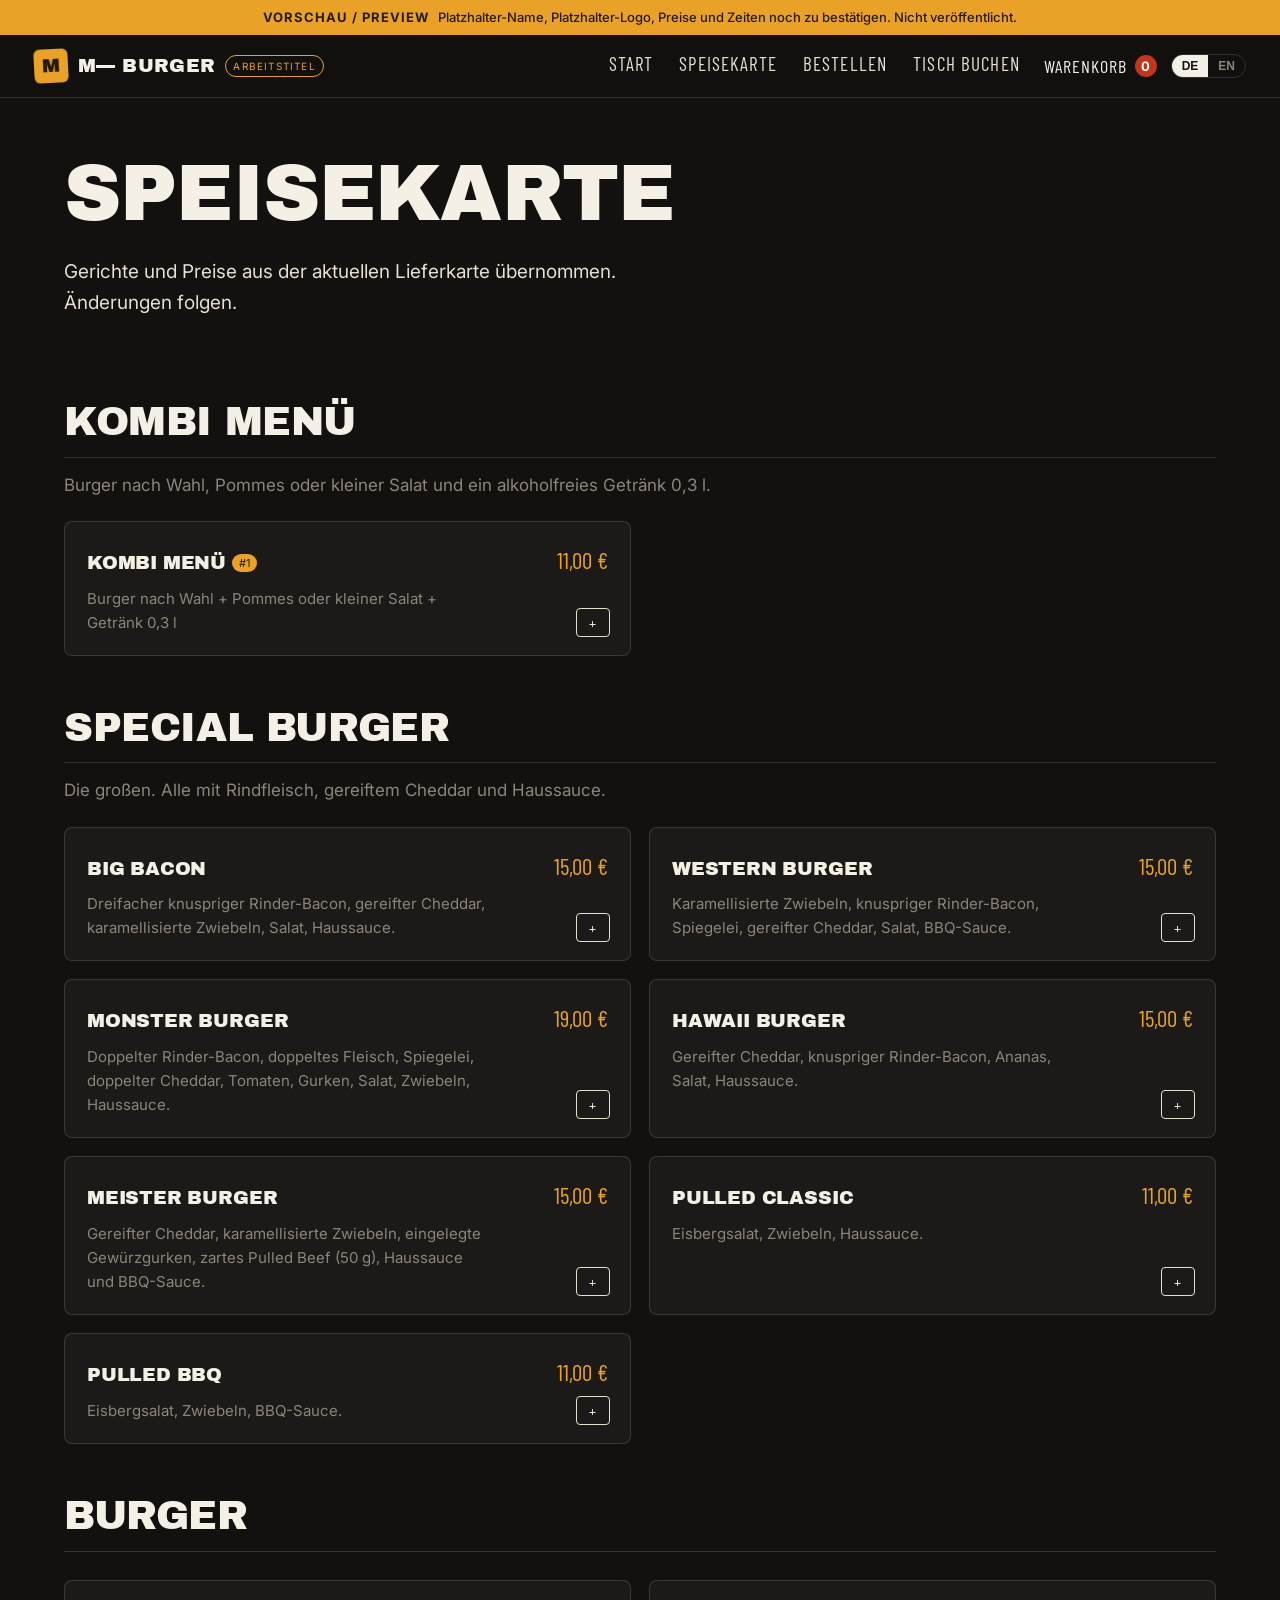
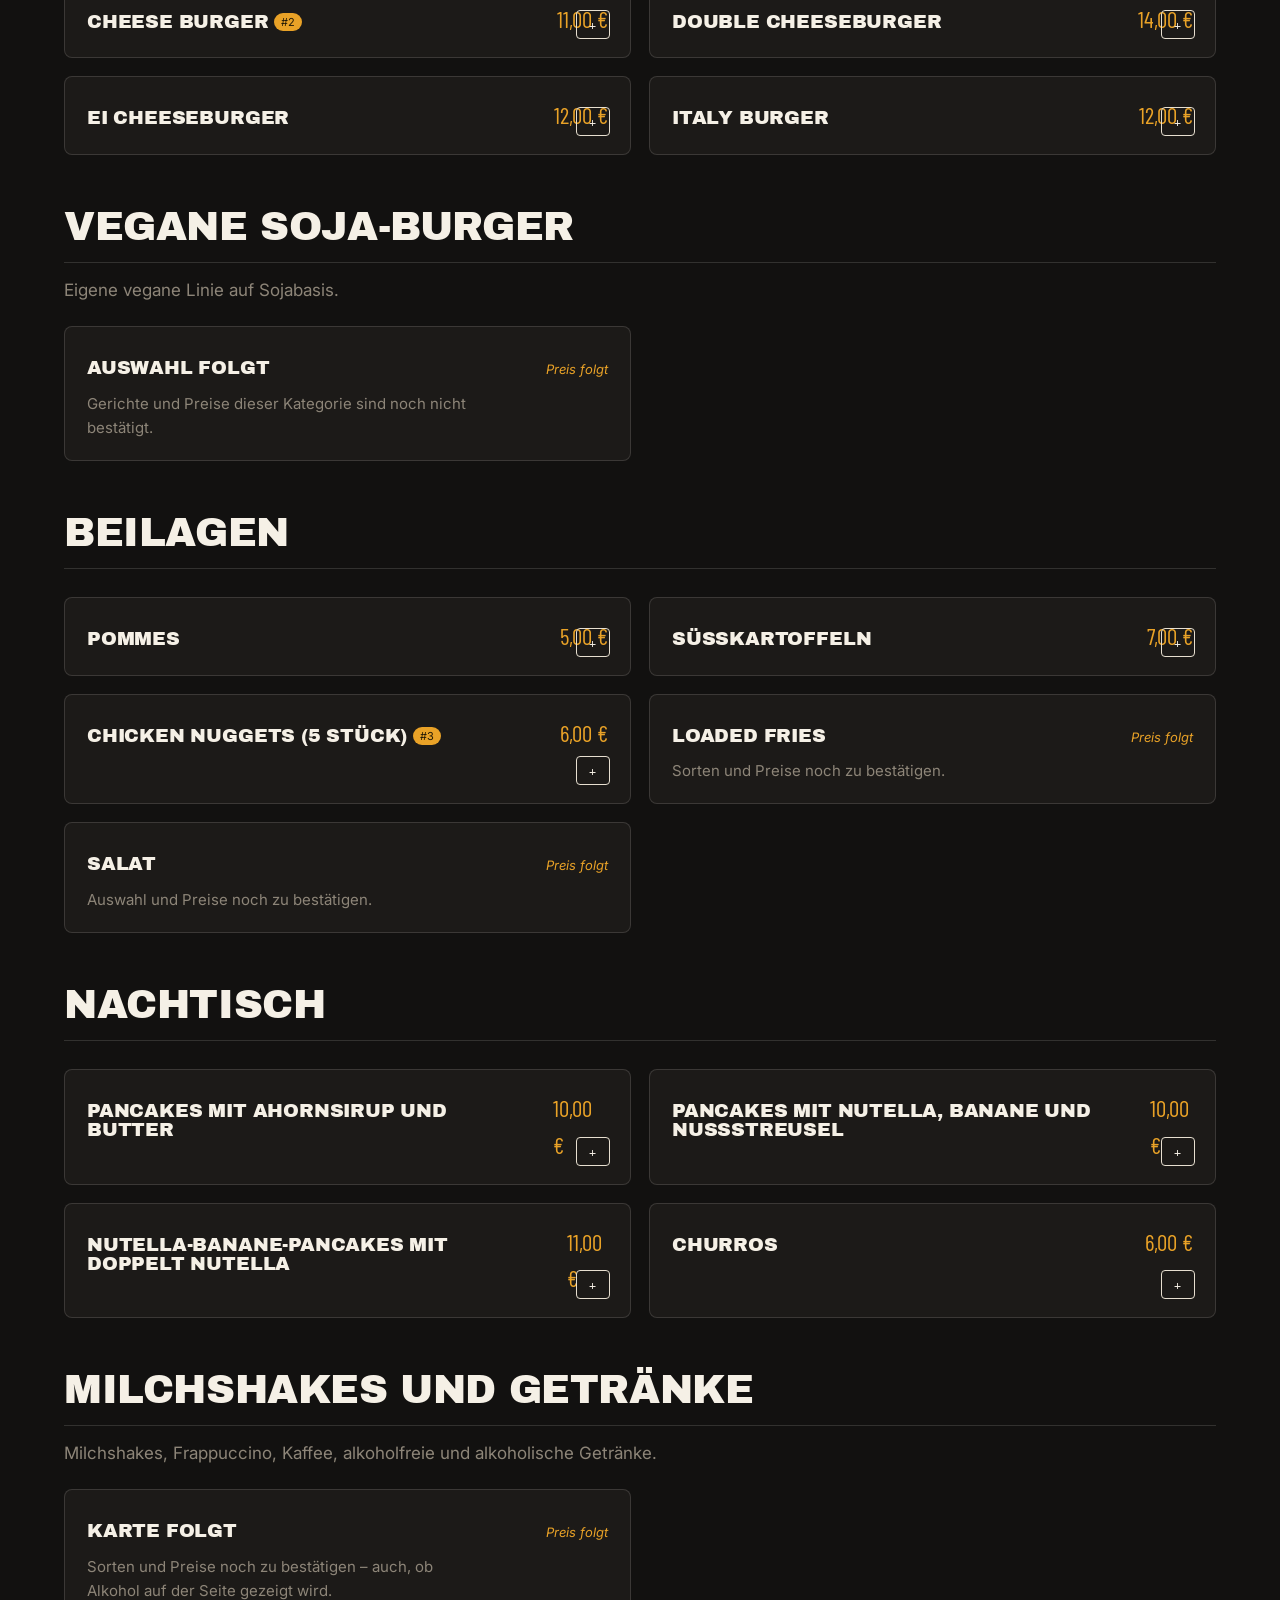
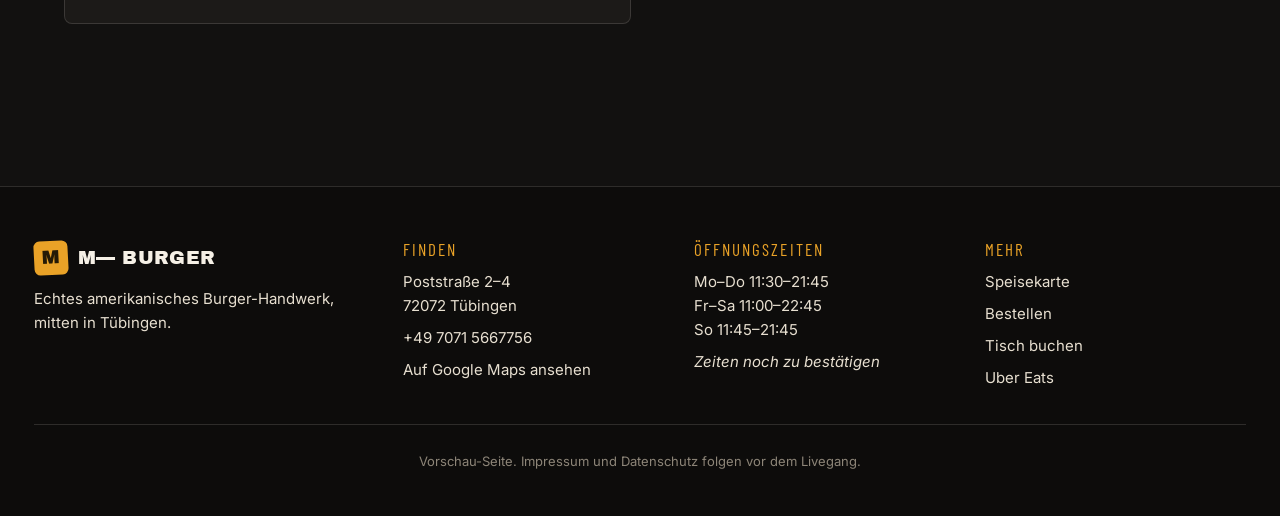
<file: speisekarte.html>
<!doctype html>
<html lang="de">
<head>
<meta charset="utf-8">
<meta name="viewport" content="width=device-width, initial-scale=1">
<title>Speisekarte — M— Burger</title>
<meta name="description" content="Menu">
<meta name="robots" content="noindex">
<link rel="preconnect" href="https://fonts.googleapis.com">
<link rel="preconnect" href="https://fonts.gstatic.com" crossorigin>
<link href="https://fonts.googleapis.com/css2?family=Archivo+Black&family=Barlow+Condensed:wght@600;700&family=Inter:wght@400;500;600&display=swap" rel="stylesheet">
<link rel="stylesheet" href="styles.css?v=3">
</head>
<body>
<div class="preview-ribbon">
  <strong>Vorschau / Preview</strong> <span class="i18n" data-de="Platzhalter-Name, Platzhalter-Logo, Preise und Zeiten noch zu best&auml;tigen. Nicht ver&ouml;ffentlicht." data-en="Placeholder name, placeholder logo, prices and hours still to confirm. Not published.">Platzhalter-Name, Platzhalter-Logo, Preise und Zeiten noch zu best&auml;tigen. Nicht ver&ouml;ffentlicht.</span>
</div>
<header class="site-header">
  <a class="brand" href="index.html">
    <span class="brand-mark">M</span>
    <span class="brand-word">M&mdash; BURGER</span>
    <span class="brand-flag"><span class="i18n" data-de="Arbeitstitel" data-en="working title">Arbeitstitel</span></span>
  </a>
  <nav class="nav">
    <a href="index.html"><span class="i18n" data-de="Start" data-en="Home">Start</span></a>
    <a href="speisekarte.html"><span class="i18n" data-de="Speisekarte" data-en="Menu">Speisekarte</span></a>
    <a href="bestellen.html"><span class="i18n" data-de="Bestellen" data-en="Order">Bestellen</span></a>
    <a href="reservieren.html"><span class="i18n" data-de="Tisch buchen" data-en="Book a table">Tisch buchen</span></a>
  </nav>
  <div class="header-right">
    <a class="cart-link" href="bestellen.html"><span><span class="i18n" data-de="Warenkorb" data-en="Cart">Warenkorb</span></span> <b id="cart-count">0</b></a>
    <button class="lang-toggle" id="lang-toggle" type="button"><span class="on">DE</span><span>EN</span></button>
  </div>
  <button class="burger-btn" id="burger-btn" aria-label="Menu"><span></span><span></span><span></span></button>
</header>

<section class="page-head">
  <h1><span class="i18n" data-de="Speisekarte" data-en="Menu">Speisekarte</span></h1>
  <p class="lede"><span class="i18n" data-de="Gerichte und Preise aus der aktuellen Lieferkarte &uuml;bernommen. &Auml;nderungen folgen." data-en="Dishes and prices taken from the current delivery menu. Changes to follow.">Gerichte und Preise aus der aktuellen Lieferkarte &uuml;bernommen. &Auml;nderungen folgen.</span></p>
</section>
<section class="section" id="menu-root"></section>

<footer class="site-footer">
  <div class="foot-grid">
    <div>
      <div class="brand foot-brand"><span class="brand-mark">M</span><span class="brand-word">M&mdash; BURGER</span></div>
      <p class="muted"><span class="i18n" data-de="Echtes amerikanisches Burger-Handwerk, mitten in T&uuml;bingen." data-en="Real American burgers, in the middle of T&uuml;bingen.">Echtes amerikanisches Burger-Handwerk, mitten in T&uuml;bingen.</span></p>
    </div>
    <div>
      <h4><span class="i18n" data-de="Finden" data-en="Find us">Finden</span></h4>
      <p>Poststra&szlig;e 2&ndash;4<br>72072 T&uuml;bingen</p>
      <p><a href="tel:+4970715667756">+49 7071 5667756</a></p>
      <p><a href="https://maps.app.goo.gl/429EHbxmLvwS3gST7" target="_blank" rel="noopener"><span class="i18n" data-de="Auf Google Maps ansehen" data-en="View on Google Maps">Auf Google Maps ansehen</span></a></p>
    </div>
    <div>
      <h4><span class="i18n" data-de="&Ouml;ffnungszeiten" data-en="Opening hours">&Ouml;ffnungszeiten</span></h4>
      <p class="hours-list">
        <span class="i18n" data-de="Mo&ndash;Do 11:30&ndash;21:45" data-en="Mon&ndash;Thu 11:30&ndash;21:45">Mo&ndash;Do 11:30&ndash;21:45</span><br><span class="i18n" data-de="Fr&ndash;Sa 11:00&ndash;22:45" data-en="Fri&ndash;Sat 11:00&ndash;22:45">Fr&ndash;Sa 11:00&ndash;22:45</span><br><span class="i18n" data-de="So 11:45&ndash;21:45" data-en="Sun 11:45&ndash;21:45">So 11:45&ndash;21:45</span>
      </p>
      <p class="tbc"><span class="i18n" data-de="Zeiten noch zu best&auml;tigen" data-en="hours to be confirmed">Zeiten noch zu best&auml;tigen</span></p>
    </div>
    <div>
      <h4><span class="i18n" data-de="Mehr" data-en="More">Mehr</span></h4>
      <p><a href="speisekarte.html"><span class="i18n" data-de="Speisekarte" data-en="Menu">Speisekarte</span></a></p>
      <p><a href="bestellen.html"><span class="i18n" data-de="Bestellen" data-en="Order">Bestellen</span></a></p>
      <p><a href="reservieren.html"><span class="i18n" data-de="Tisch buchen" data-en="Book a table">Tisch buchen</span></a></p>
      <p><a href="https://www.ubereats.com/de-en/store/m%26b-burger/qNDt5AvSWz-Jo8SoWG2_nw" target="_blank" rel="noopener">Uber Eats</a></p>
    </div>
  </div>
  <div class="foot-rule"></div>
  <p class="foot-legal"><span class="i18n" data-de="Vorschau-Seite. Impressum und Datenschutz folgen vor dem Livegang." data-en="Preview site. Imprint and privacy policy to follow before go-live.">Vorschau-Seite. Impressum und Datenschutz folgen vor dem Livegang.</span></p>
</footer>
<script src="menu.js?v=3"></script>
<script src="app.js?v=3"></script>
</body>
</html>
</file>
<file: styles.css>
:root{
  --ink:#121110; --ink-2:#1c1a18; --cream:#F5F0E6; --cream-2:#e7dfd0;
  --amber:#E9A227; --red:#C0361C; --muted:#8d8578;
  --edge:rgba(245,240,230,.14);
}
*{box-sizing:border-box}
html,body{margin:0;padding:0;overflow-x:hidden}
body{background:var(--ink);color:var(--cream);font-family:Inter,system-ui,sans-serif;font-size:17px;line-height:1.6;-webkit-font-smoothing:antialiased}
img{max-width:100%;display:block}
a{color:inherit}
h1,h2,h3,h4{font-family:"Archivo Black",Impact,sans-serif;font-weight:400;letter-spacing:-.01em;line-height:1.02;margin:0}
p{margin:0 0 14px}
.muted{color:var(--muted)}
.hidden{display:none}

.preview-ribbon{background:var(--amber);color:#241a06;font-size:13px;text-align:center;padding:7px 16px;font-weight:500}
.preview-ribbon strong{font-weight:700;text-transform:uppercase;letter-spacing:.08em;margin-right:6px}

.site-header{position:sticky;top:0;z-index:40;display:flex;align-items:center;gap:24px;
  padding:14px 34px;background:rgba(18,17,16,.93);backdrop-filter:blur(8px);border-bottom:1px solid var(--edge)}
.brand{display:flex;align-items:center;gap:10px;text-decoration:none}
.brand-mark{display:grid;place-items:center;width:34px;height:34px;background:var(--amber);color:#241a06;
  font-family:"Archivo Black",sans-serif;font-size:19px;border-radius:6px;transform:rotate(-3deg)}
.brand-word{font-family:"Archivo Black",sans-serif;font-size:19px;letter-spacing:.02em}
.brand-flag{font-size:10px;text-transform:uppercase;letter-spacing:.12em;color:var(--amber);
  border:1px solid var(--amber);border-radius:99px;padding:2px 7px}
.nav{display:flex;gap:26px;margin-left:auto;font-family:"Barlow Condensed",sans-serif;font-size:19px;
  text-transform:uppercase;letter-spacing:.06em}
.nav a{text-decoration:none;color:var(--cream-2);padding-bottom:2px;border-bottom:2px solid transparent}
.nav a:hover{color:var(--amber);border-color:var(--amber)}
.header-right{display:flex;align-items:center;gap:14px}
.cart-link{display:flex;gap:7px;align-items:center;text-decoration:none;font-family:"Barlow Condensed",sans-serif;
  font-size:18px;text-transform:uppercase;letter-spacing:.06em}
.cart-link b{background:var(--red);color:#fff;border-radius:99px;min-width:22px;text-align:center;font-size:13px;padding:1px 6px;font-family:Inter,sans-serif}
.lang-toggle{display:flex;border:1px solid var(--edge);border-radius:99px;overflow:hidden;background:none;cursor:pointer;padding:0}
.lang-toggle span{padding:4px 10px;font-size:12px;font-weight:600;color:var(--muted)}
.lang-toggle span.on{background:var(--cream);color:var(--ink)}
.burger-btn{display:none}

.hero{display:grid;grid-template-columns:1.05fr .95fr;align-items:stretch;min-height:74vh;border-bottom:1px solid var(--edge)}
.hero-copy{padding:70px 34px 70px 60px;display:flex;flex-direction:column;justify-content:center;order:-1}
.hero-img{position:relative;overflow:hidden}
.hero-img img{width:100%;height:100%;object-fit:cover}
.hero-img:after{content:"";position:absolute;inset:0;background:linear-gradient(90deg,var(--ink),transparent 42%)}
.eyebrow{font-family:"Barlow Condensed",sans-serif;text-transform:uppercase;letter-spacing:.22em;font-size:14px;color:var(--amber);margin-bottom:16px}
h1{font-size:clamp(44px,6.2vw,86px);text-transform:uppercase}
.lede{font-size:19px;color:var(--cream-2);max-width:46ch;margin-top:22px}
.cta-row{display:flex;gap:12px;flex-wrap:wrap;margin-top:26px}
.btn{display:inline-block;padding:14px 26px;border-radius:4px;text-decoration:none;font-family:"Barlow Condensed",sans-serif;
  font-size:19px;text-transform:uppercase;letter-spacing:.08em;border:1px solid transparent;cursor:pointer}
.btn-primary{background:var(--red);color:#fff}
.btn-primary:hover{background:#d33e21}
.btn-ghost{border-color:var(--cream-2);color:var(--cream)}
.btn-ghost:hover{background:var(--cream);color:var(--ink)}
.btn.wide{width:100%;text-align:center;margin-top:8px}

.strip{display:grid;grid-template-columns:repeat(3,1fr);background:var(--cream);color:var(--ink)}
.strip-item{padding:26px 34px;border-right:1px solid rgba(18,17,16,.12)}
.strip-item:last-child{border:0}
.strip-item b{display:block;font-family:"Barlow Condensed",sans-serif;text-transform:uppercase;letter-spacing:.08em;font-size:20px}
.strip-item span{font-size:15px;color:#5f584d}

.section{padding:70px 34px;max-width:1220px;margin:0 auto}
.section-head{display:flex;align-items:baseline;justify-content:space-between;gap:20px;margin-bottom:28px;
  border-bottom:1px solid var(--edge);padding-bottom:14px}
.section-head h2{font-size:clamp(26px,3.4vw,40px);text-transform:uppercase}
.link-more{color:var(--amber);text-decoration:none;font-family:"Barlow Condensed",sans-serif;font-size:18px;
  text-transform:uppercase;letter-spacing:.08em}

.cards{display:grid;grid-template-columns:repeat(3,1fr);gap:22px}
.card{background:var(--ink-2);border:1px solid var(--edge);border-radius:8px;overflow:hidden;display:flex;flex-direction:column}
.card-img{aspect-ratio:4/3;overflow:hidden}
.card-img img{width:100%;height:100%;object-fit:cover;transition:transform .5s}
.card:hover .card-img img{transform:scale(1.04)}
.card h3{font-size:22px;padding:18px 20px 6px;text-transform:uppercase}
.card p{padding:0 20px;color:var(--muted);font-size:15px;flex:1}
.card-foot{display:flex;align-items:center;justify-content:space-between;padding:14px 20px 18px}
.price{font-family:"Barlow Condensed",sans-serif;font-size:23px;color:var(--amber)}
.add-btn{background:none;border:1px solid var(--cream-2);color:var(--cream);border-radius:4px;padding:7px 14px;
  cursor:pointer;font-family:"Barlow Condensed",sans-serif;text-transform:uppercase;letter-spacing:.08em;font-size:16px}
.add-btn:hover{background:var(--amber);border-color:var(--amber);color:#241a06}
.add-btn.pop{background:var(--amber);border-color:var(--amber);color:#241a06}

.split{display:grid;grid-template-columns:1fr 1fr;gap:44px;align-items:center}
.split-img img{border-radius:8px}
.split-copy h2{font-size:clamp(26px,3.2vw,38px);text-transform:uppercase;margin-bottom:14px}
.split-copy p{color:var(--cream-2)}

.combo{max-width:none;background:var(--red);text-align:center}
.combo-inner{max-width:640px;margin:0 auto}
.combo h2{font-size:clamp(30px,4vw,50px);text-transform:uppercase;margin-bottom:12px}
.combo .eyebrow{color:#ffdfb0}
.combo .btn-primary{background:var(--ink)}

.visit{display:grid;grid-template-columns:repeat(3,1fr);gap:26px}
.visit h3{font-size:20px;text-transform:uppercase;margin-bottom:8px}
.visit p{color:var(--cream-2)}
.tbc{font-size:13px;color:var(--amber);font-style:italic}

.page-head{padding:56px 34px 0;max-width:1220px;margin:0 auto}
.page-head h1{text-transform:uppercase}
.menu-cat{margin-bottom:52px}
.cat-desc{color:var(--muted);margin-top:-14px;margin-bottom:22px}
.items{display:grid;grid-template-columns:repeat(2,1fr);gap:18px}
.item{background:var(--ink-2);border:1px solid var(--edge);border-radius:8px;padding:20px 22px;position:relative}
.item-top{display:flex;justify-content:space-between;gap:16px;align-items:baseline}
.item h3{font-size:19px;text-transform:uppercase}
.item p{color:var(--muted);font-size:15px;margin:8px 0 0;max-width:52ch}
.item .add-btn{position:absolute;right:20px;bottom:18px;padding:4px 12px}
.item p{padding-right:70px}
.rank{font-family:Inter,sans-serif;font-size:11px;color:#241a06;background:var(--amber);border-radius:99px;padding:2px 7px;vertical-align:middle}
.tbc-price{font-family:Inter,sans-serif;font-size:13px;color:var(--amber);font-style:italic}

.order-grid,.res-grid{display:grid;grid-template-columns:1.5fr .9fr;gap:26px;align-items:start}
.panel{background:var(--ink-2);border:1px solid var(--edge);border-radius:8px;padding:24px;margin-bottom:22px}
.panel h3{font-size:20px;text-transform:uppercase;margin-bottom:14px}
.side{position:sticky;top:96px}
.mode-switch{display:flex;gap:8px;margin-bottom:18px}
.mode-btn{flex:1;padding:12px;background:none;border:1px solid var(--edge);color:var(--cream-2);border-radius:4px;cursor:pointer;
  font-family:"Barlow Condensed",sans-serif;text-transform:uppercase;letter-spacing:.08em;font-size:18px}
.mode-btn.on{background:var(--cream);color:var(--ink);border-color:var(--cream)}
label{display:block;font-size:13px;text-transform:uppercase;letter-spacing:.09em;color:var(--muted);margin-bottom:14px}
input,select,textarea{width:100%;margin-top:6px;background:#0e0d0c;border:1px solid var(--edge);color:var(--cream);
  border-radius:4px;padding:11px 12px;font-family:Inter,sans-serif;font-size:16px;text-transform:none;letter-spacing:0}
input:focus,select:focus,textarea:focus{outline:none;border-color:var(--amber)}
.field-row{display:grid;grid-template-columns:repeat(auto-fit,minmax(150px,1fr));gap:14px}
.cart-line{display:grid;grid-template-columns:auto 1fr auto;gap:14px;align-items:center;padding:12px 0;border-bottom:1px solid var(--edge)}
.qty{display:flex;align-items:center;gap:8px}
.qty button{width:28px;height:28px;border-radius:4px;background:none;border:1px solid var(--edge);color:var(--cream);cursor:pointer;font-size:15px}
.qty button:hover{border-color:var(--amber);color:var(--amber)}
.cart-total{display:flex;justify-content:space-between;align-items:baseline;padding:16px 0 6px;
  font-family:"Barlow Condensed",sans-serif;text-transform:uppercase;letter-spacing:.08em;font-size:21px}
.cart-total b{color:var(--amber);font-size:26px}

.modal{position:fixed;inset:0;background:rgba(8,8,8,.72);display:none;place-items:center;z-index:60;padding:24px}
.modal.open{display:grid}
.modal-box{background:var(--ink-2);border:1px solid var(--edge);border-radius:10px;padding:28px;max-width:430px}
.modal-box h3{text-transform:uppercase;font-size:22px;margin-bottom:10px}

.site-footer{background:#0d0c0b;border-top:1px solid var(--edge);padding:54px 34px 30px;margin-top:40px}
.foot-grid{display:grid;grid-template-columns:1.3fr 1fr 1fr 1fr;gap:30px;max-width:1220px;margin:0 auto}
.foot-grid h4{font-family:"Barlow Condensed",sans-serif;font-size:17px;text-transform:uppercase;letter-spacing:.12em;
  color:var(--amber);margin-bottom:12px}
.foot-grid p{font-size:15px;color:var(--cream-2);margin-bottom:8px}
.foot-grid a{text-decoration:none}
.foot-grid a:hover{color:var(--amber)}
.foot-brand{margin-bottom:12px}
.foot-rule{height:1px;background:var(--edge);margin:26px auto;max-width:1220px}
.foot-legal{text-align:center;font-size:13px;color:var(--muted)}

@media(max-width:900px){
  .site-header{padding:12px 18px;gap:12px;flex-wrap:wrap}
  .burger-btn{display:grid;gap:4px;background:none;border:0;padding:6px;cursor:pointer;order:3}
  .burger-btn span{display:block;width:22px;height:2px;background:var(--cream)}
  .nav{order:5;flex-basis:100%;display:none;flex-direction:column;gap:12px;padding:8px 0 4px}
  .nav.open{display:flex}
  .header-right{margin-left:auto}
  .brand-flag{display:none}
  .hero{grid-template-columns:1fr;min-height:0}
  h1{font-size:clamp(32px,8.6vw,44px);word-break:break-word}
  .lede{font-size:17px;max-width:100%}
  .hero-copy{padding:36px 18px 30px}
  .hero-img{height:52vw;min-height:230px}
  .hero-img:after{background:linear-gradient(0deg,var(--ink),transparent 55%)}
  .strip{grid-template-columns:1fr}
  .strip-item{border-right:0;border-bottom:1px solid rgba(18,17,16,.12);padding:18px}
  .section,.page-head{padding-left:18px;padding-right:18px}
  .section{padding-top:44px;padding-bottom:44px}
  .cards,.items,.visit,.split,.order-grid,.res-grid,.foot-grid{grid-template-columns:1fr;gap:16px}
  .side{position:static}
  .item p{padding-right:0}
  .item .add-btn{position:static;margin-top:14px}
  .site-footer{padding:36px 18px 24px}
}
</file>
